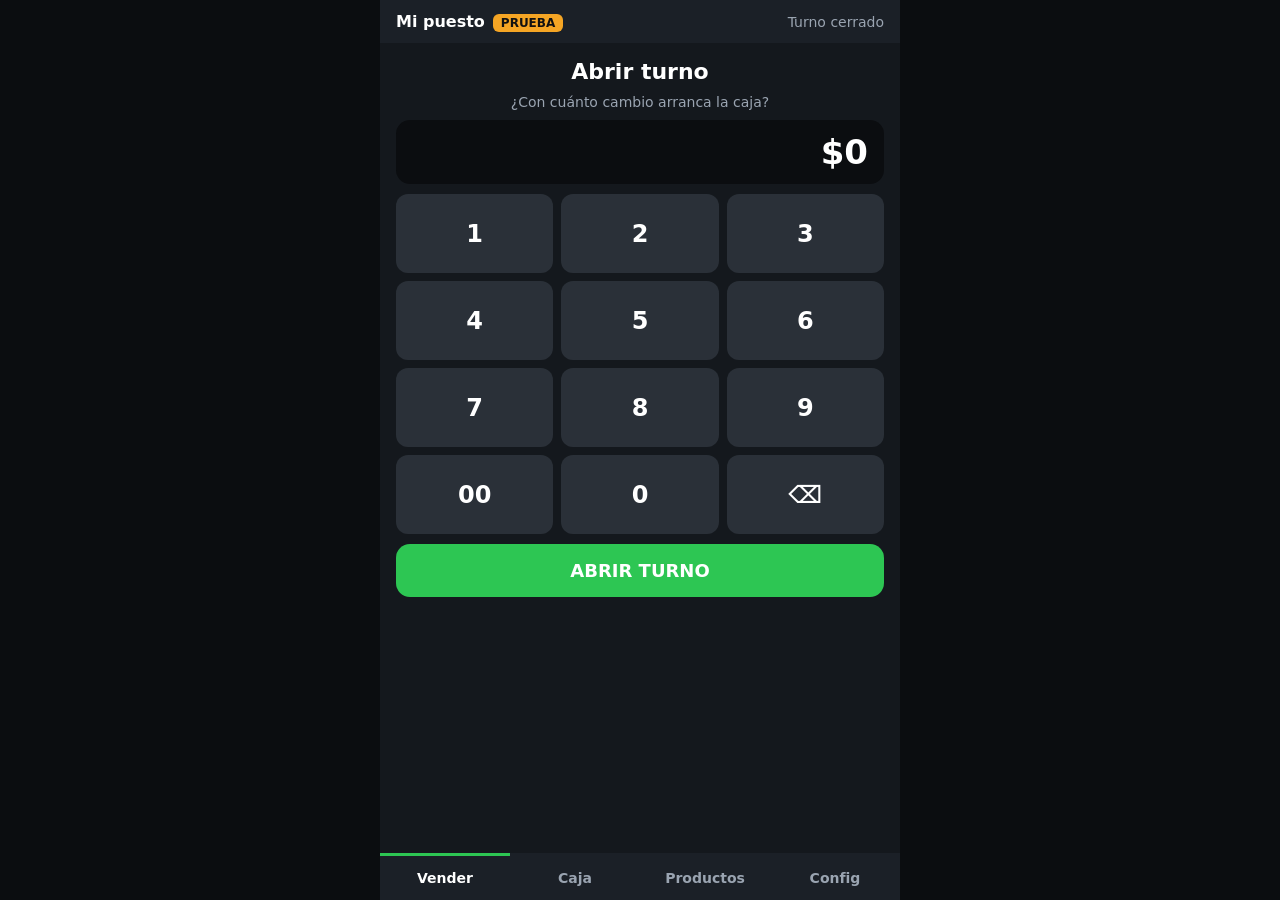
<file: postfood-prueba/index.html>
<!doctype html>
<html lang="es">
  <head>
    <meta charset="utf-8" />
    <meta name="viewport" content="width=device-width,initial-scale=1,viewport-fit=cover,user-scalable=no" />
    <meta name="theme-color" content="#14181d" />
    <title>PostFood</title>
    <script type="module" crossorigin src="./assets/index-nEmZOb9y.js"></script>
    <link rel="stylesheet" crossorigin href="./assets/index-XGTOI5wu.css">
  </head>
  <body>
    <div id="root"></div>
  </body>
</html>
</file>
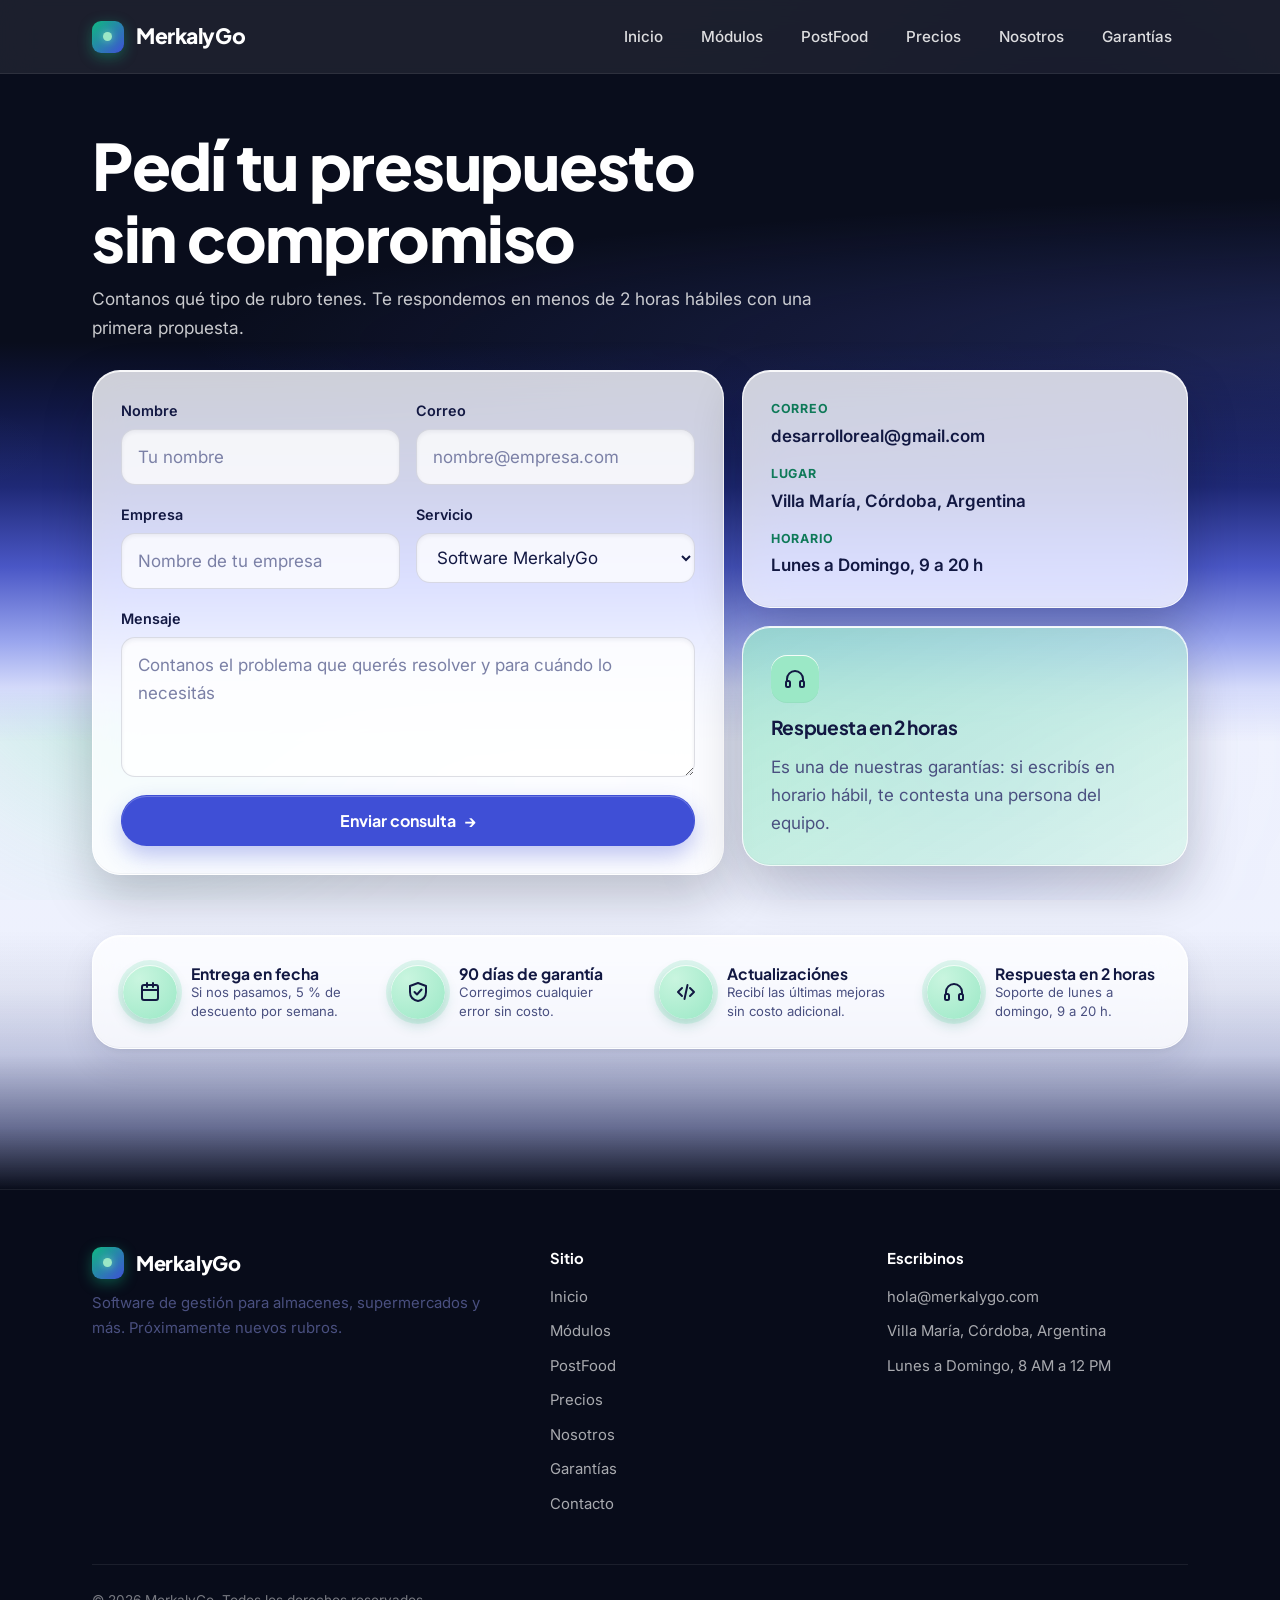
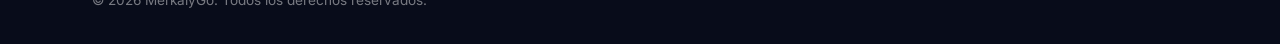
<file: contacto.html>
<!doctype html>
<html lang="es-AR">
<head>
  <meta charset="utf-8">
  <meta name="viewport" content="width=device-width, initial-scale=1, viewport-fit=cover">
  <title>Pedí tu presupuesto | MerkalyGo</title>
  <meta name="description" content="Contanos qué querés construir y recibí una primera propuesta de alcance, plazo y precio cerrado en menos de 2 horas hábiles. Lunes a viernes, de 9 a 19 h.">
  <meta name="robots" content="index, follow, max-image-preview:large, max-snippet:-1, max-video-preview:-1">
  <link rel="canonical" href="https://farosoftware.example/contacto.html">
  <link rel="alternate" hreflang="es-AR" href="https://farosoftware.example/contacto.html">
  <link rel="alternate" hreflang="x-default" href="https://farosoftware.example/contacto.html">
  <meta name="theme-color" content="#090d1c">
  <link rel="icon" href="favicon.svg" type="image/svg+xml">
  <link rel="apple-touch-icon" href="apple-touch-icon.png">

  <!-- Open Graph y X -->
  <meta property="og:type" content="website">
  <meta property="og:site_name" content="Faro Software">
  <meta property="og:locale" content="es_AR">
  <meta property="og:title" content="Pedí tu presupuesto | Faro Software">
  <meta property="og:description" content="Contanos qué querés construir y recibí una primera propuesta de alcance, plazo y precio cerrado en menos de 2 horas hábiles. Lunes a viernes, de 9 a 19 h.">
  <meta property="og:url" content="https://farosoftware.example/contacto.html">
  <meta property="og:image" content="https://farosoftware.example/og-image.png">
  <meta property="og:image:type" content="image/png">
  <meta property="og:image:width" content="1200">
  <meta property="og:image:height" content="630">
  <meta property="og:image:alt" content="MerkalyGo: software para kioscos y supermercados, con garantía escrita">
  <meta name="twitter:card" content="summary_large_image">
  <meta name="twitter:title" content="Pedí tu presupuesto | MerkalyGo">
  <meta name="twitter:description" content="Contanos qué querés construir y recibí una primera propuesta de alcance, plazo y precio cerrado en menos de 2 horas hábiles. Lunes a viernes, de 9 a 20 h.">
  <meta name="twitter:image" content="https://farosoftware.example/og-image.png">
  <meta name="twitter:image:alt" content="MerkalyGo: software para kioscos y supermercados, con garantía escrita">

  <!-- Fuentes -->
  <link rel="preconnect" href="https://fonts.googleapis.com">
  <link rel="preconnect" href="https://fonts.gstatic.com" crossorigin>
  <link rel="stylesheet" href="https://fonts.googleapis.com/css2?family=Inter:wght@400;500;600&family=Plus+Jakarta+Sans:wght@500;600;700;800&display=swap">
  <link rel="stylesheet" href="styles.css">

  <!-- Estructura json-ld y busqueda de asistencia de ia -->
  <script type="application/ld+json">
    {
      "@context": "https://schema.org",
      "@graph": [
        {
          "@type": [
            "Organization",
            "ProfessionalService"
          ],
          "@id": "https://farosoftware.example/#organization",
          "name": "Faro Software",
          "alternateName": "Faro",
          "url": "https://farosoftware.example/",
          "logo": {
            "@type": "ImageObject",
            "url": "https://farosoftware.example/logo.png",
            "width": 512,
            "height": 512
          },
          "image": "https://farosoftware.example/og-image.png",
          "description": "Empresa de desarrollo de software a medida con sede en Buenos Aires. Construye aplicaciones web y móviles, integraciones, automatizaciones y soporte continuo, con precio cerrado, entregas quincenales y garantías por escrito.",
          "slogan": "Software que se entrega en fecha y con garantía escrita",
          "foundingDate": "2019",
          "numberOfEmployees": {
            "@type": "QuantitativeValue",
            "value": 14
          },
          "email": "hola@farosoftware.example",
          "address": {
            "@type": "PostalAddress",
            "addressLocality": "Buenos Aires",
            "addressCountry": "AR"
          },
          "areaServed": {
            "@type": "Country",
            "name": "Argentina"
          },
          "knowsAbout": [
            "Desarrollo de software a medida",
            "Aplicaciones web",
            "Aplicaciones móviles",
            "Integraciones y APIs",
            "Automatización de procesos",
            "Soporte y mantenimiento de software"
          ],
          "openingHoursSpecification": {
            "@type": "OpeningHoursSpecification",
            "dayOfWeek": [
              "Monday",
              "Tuesday",
              "Wednesday",
              "Thursday",
              "Friday"
            ],
            "opens": "09:00",
            "closes": "19:00"
          },
          "contactPoint": {
            "@type": "ContactPoint",
            "contactType": "customer support",
            "email": "hola@farosoftware.example",
            "availableLanguage": [
              "es"
            ],
            "areaServed": "AR"
          },
          "hasOfferCatalog": {
            "@type": "OfferCatalog",
            "name": "Servicios de desarrollo de software",
            "itemListElement": [
              {
                "@type": "Offer",
                "itemOffered": {
                  "@type": "Service",
                  "name": "Aplicaciones web",
                  "url": "https://farosoftware.example/servicios.html#detail-web"
                }
              },
              {
                "@type": "Offer",
                "itemOffered": {
                  "@type": "Service",
                  "name": "Aplicaciones móviles",
                  "url": "https://farosoftware.example/servicios.html#detail-mobile"
                }
              },
              {
                "@type": "Offer",
                "itemOffered": {
                  "@type": "Service",
                  "name": "Integraciones y API",
                  "url": "https://farosoftware.example/servicios.html#detail-integrations"
                }
              },
              {
                "@type": "Offer",
                "itemOffered": {
                  "@type": "Service",
                  "name": "Automatización",
                  "url": "https://farosoftware.example/servicios.html#detail-automation"
                }
              },
              {
                "@type": "Offer",
                "itemOffered": {
                  "@type": "Service",
                  "name": "Datos y reportes",
                  "url": "https://farosoftware.example/servicios.html#detail-data"
                }
              },
              {
                "@type": "Offer",
                "itemOffered": {
                  "@type": "Service",
                  "name": "Soporte y evolución",
                  "url": "https://farosoftware.example/servicios.html#detail-support"
                }
              }
            ]
          }
        },
        {
          "@type": "WebSite",
          "@id": "https://farosoftware.example/#website",
          "url": "https://farosoftware.example/",
          "name": "Faro Software",
          "inLanguage": "es-AR",
          "publisher": {
            "@id": "https://farosoftware.example/#organization"
          }
        },
        {
          "@type": "ContactPage",
          "@id": "https://farosoftware.example/contacto.html#webpage",
          "url": "https://farosoftware.example/contacto.html",
          "name": "Pedí tu presupuesto | Faro Software",
          "description": "Contanos qué querés construir y recibí una primera propuesta de alcance, plazo y precio cerrado en menos de 2 horas hábiles. Lunes a viernes, de 9 a 19 h.",
          "inLanguage": "es-AR",
          "isPartOf": {
            "@id": "https://farosoftware.example/#website"
          },
          "about": {
            "@id": "https://farosoftware.example/#organization"
          },
          "primaryImageOfPage": {
            "@type": "ImageObject",
            "url": "https://farosoftware.example/og-image.png"
          },
          "dateModified": "2026-10-13",
          "mainEntity": {
            "@id": "https://farosoftware.example/#organization"
          },
          "breadcrumb": {
            "@id": "https://farosoftware.example/contacto.html#breadcrumb"
          }
        },
        {
          "@type": "BreadcrumbList",
          "@id": "https://farosoftware.example/contacto.html#breadcrumb",
          "itemListElement": [
            {
              "@type": "ListItem",
              "position": 1,
              "name": "Inicio",
              "item": "https://farosoftware.example/"
            },
            {
              "@type": "ListItem",
              "position": 2,
              "name": "Contacto",
              "item": "https://farosoftware.example/contacto.html"
            }
          ]
        }
      ]
    }
  </script>
</head>
<body>
<div class="orbs-background" aria-hidden="true"><span class="orbs-background__orb orbs-background__orb--indigo"></span><span class="orbs-background__orb orbs-background__orb--mint"></span><span class="orbs-background__orb orbs-background__orb--soft"></span></div>
<header class="site-header" id="main-header">
  <div class="site-header__inner">
    <a class="brand" href="index.html" aria-label="MerkalyGo, ir al inicio">
      <span class="brand__logo" aria-hidden="true"></span>
      <span class="brand__text">MerkalyGo</span>
    </a>
    <button class="nav-toggle" id="nav-toggle" type="button" aria-label="Abrir menú de navegación" aria-expanded="false" aria-controls="main-nav">
      <span class="nav-toggle__bar"></span>
      <span class="nav-toggle__bar"></span>
      <span class="nav-toggle__bar"></span>
    </button>
    <nav class="nav" id="main-nav" aria-label="Principal">
      <a class="nav__link" href="index.html">Inicio</a>
      <a class="nav__link" href="servicios.html">Módulos</a>
      <a class="nav__link" href="postfood.html">PostFood</a>
      <a class="nav__link" href="precios.html">Precios</a>
      <a class="nav__link" href="nosotros.html">Nosotros</a>
      <a class="nav__link" href="garantias.html">Garantías</a>
    </nav>
  </div>
</header>

<main class="content" id="main-content">

<section class="section section--first" id="contact-header">
  <div class="section__header"><h1>Pedí tu presupuesto sin compromiso</h1><p class="section__intro">Contanos qué tipo de rubro tenes. Te respondemos en menos de 2 horas hábiles con una primera propuesta.</p></div>
  <div class="bento-grid">
    <article class="card glass col-7" id="form-card">
      <form class="form" id="contact-form" novalidate>
        <div class="form__row">
          <div class="field"><label class="field__label" for="field-name">Nombre</label><input class="field__input" id="field-name" name="nombre" type="text" placeholder="Tu nombre" autocomplete="name"></div>
          <div class="field"><label class="field__label" for="field-email">Correo</label><input class="field__input" id="field-email" name="correo" type="email" placeholder="nombre@empresa.com" autocomplete="email"></div>
        </div>
        <div class="form__row">
          <div class="field"><label class="field__label" for="field-company">Empresa</label><input class="field__input" id="field-company" name="empresa" type="text" placeholder="Nombre de tu empresa" autocomplete="organization"></div>
          <div class="field"><label class="field__label" for="field-service">Servicio</label>
            <select class="field__input" id="field-service" name="servicio"><option>Software MerkalyGo</option><option>PostFood Android</option><option>PostFood Web</option><option>Soporte y evolución</option><option>Otro</option></select></div>
        </div>
        <div class="field"><label class="field__label" for="field-message">Mensaje</label><textarea class="field__input" id="field-message" name="mensaje" placeholder="Contanos el problema que querés resolver y para cuándo lo necesitás"></textarea></div>
        <button class="button button--primary" type="submit" id="submit-button">Enviar consulta</button>
        <p class="form__notice" id="form-notice" role="status"></p>
      </form>
    </article>
    <div class="contact-column col-5" id="contact-details">
      <article class="card glass">
        <div class="contact-item"><span class="contact-item__label">Correo</span><span class="contact-item__value">desarrolloreal@gmail.com</span></div>
        <div class="contact-item"><span class="contact-item__label">Lugar</span><span class="contact-item__value">Villa María, Córdoba, Argentina</span></div>
        <div class="contact-item"><span class="contact-item__label">Horario</span><span class="contact-item__value">Lunes a Domingo, 9 a 20 h</span></div>
      </article>
      <article class="card card--mint glass">
        <span class="icon-badge icon-badge--mint"><span class="icon icon-support" aria-hidden="true"></span></span>
        <h3>Respuesta en 2 horas</h3><p class="card__text">Es una de nuestras garantías: si escribís en horario hábil, te contesta una persona del equipo.</p>
      </article>
    </div>
  </div>
</section>

<section class="guarantee-strip glass" id="visible-guarantees" aria-label="Nuestras garantías">
  <div class="seal"><span class="seal__medal"><span class="icon icon-calendar" aria-hidden="true"></span></span><div><p class="seal__title">Entrega en fecha</p><p class="seal__detail">Si nos pasamos, 5 % de descuento por semana.</p></div></div>
  <div class="seal"><span class="seal__medal"><span class="icon icon-shield" aria-hidden="true"></span></span><div><p class="seal__title">90 días de garantía</p><p class="seal__detail">Corregimos cualquier error sin costo.</p></div></div>
  <div class="seal"><span class="seal__medal"><span class="icon icon-code" aria-hidden="true"></span></span><div><p class="seal__title">Actualizaciónes</p><p class="seal__detail">Recibí las últimas mejoras sin costo adicional.</p></div></div>
  <div class="seal"><span class="seal__medal"><span class="icon icon-support" aria-hidden="true"></span></span><div><p class="seal__title">Respuesta en 2 horas</p><p class="seal__detail">Soporte de lunes a domingo, 9 a 20 h.</p></div></div>
</section>

</main>

<footer class="site-footer" id="page-footer"></footer>

<script src="footer.js"></script>
<script src="script.js"></script>
</body>
</html>
</file>
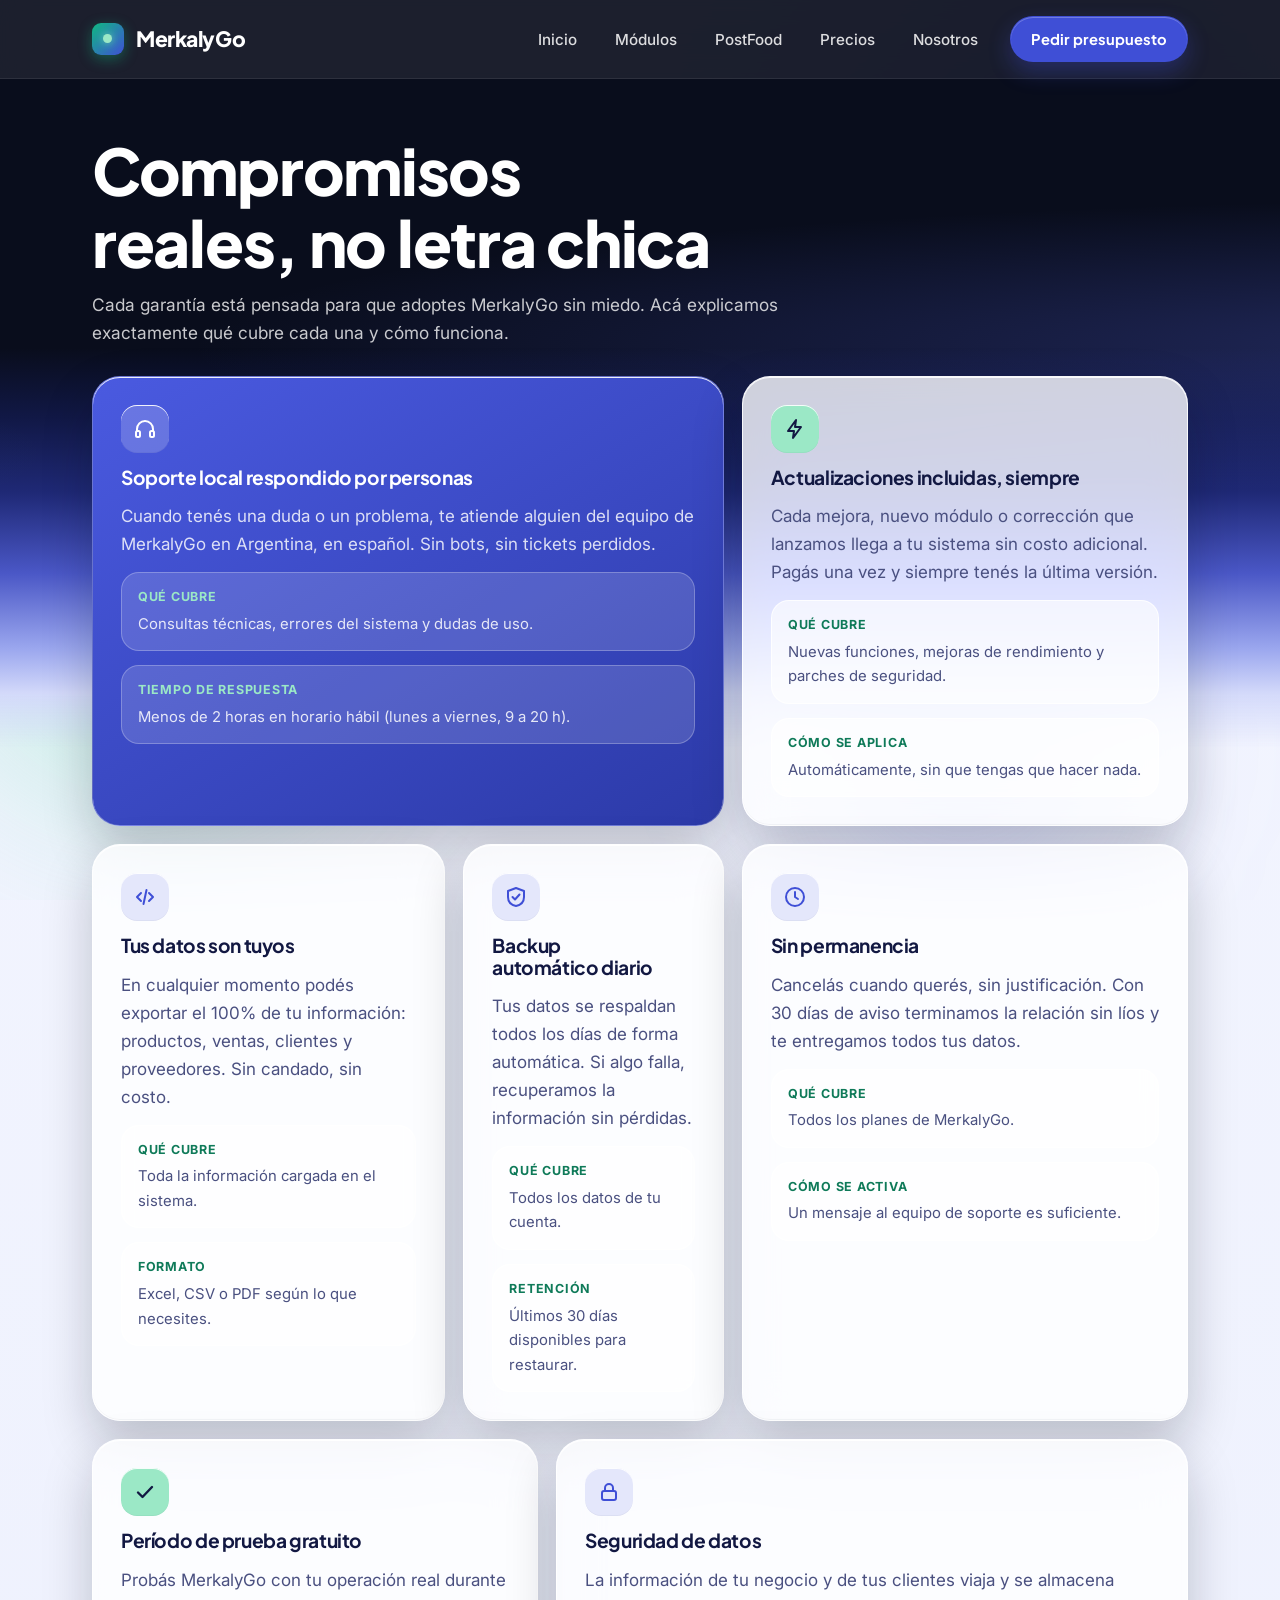
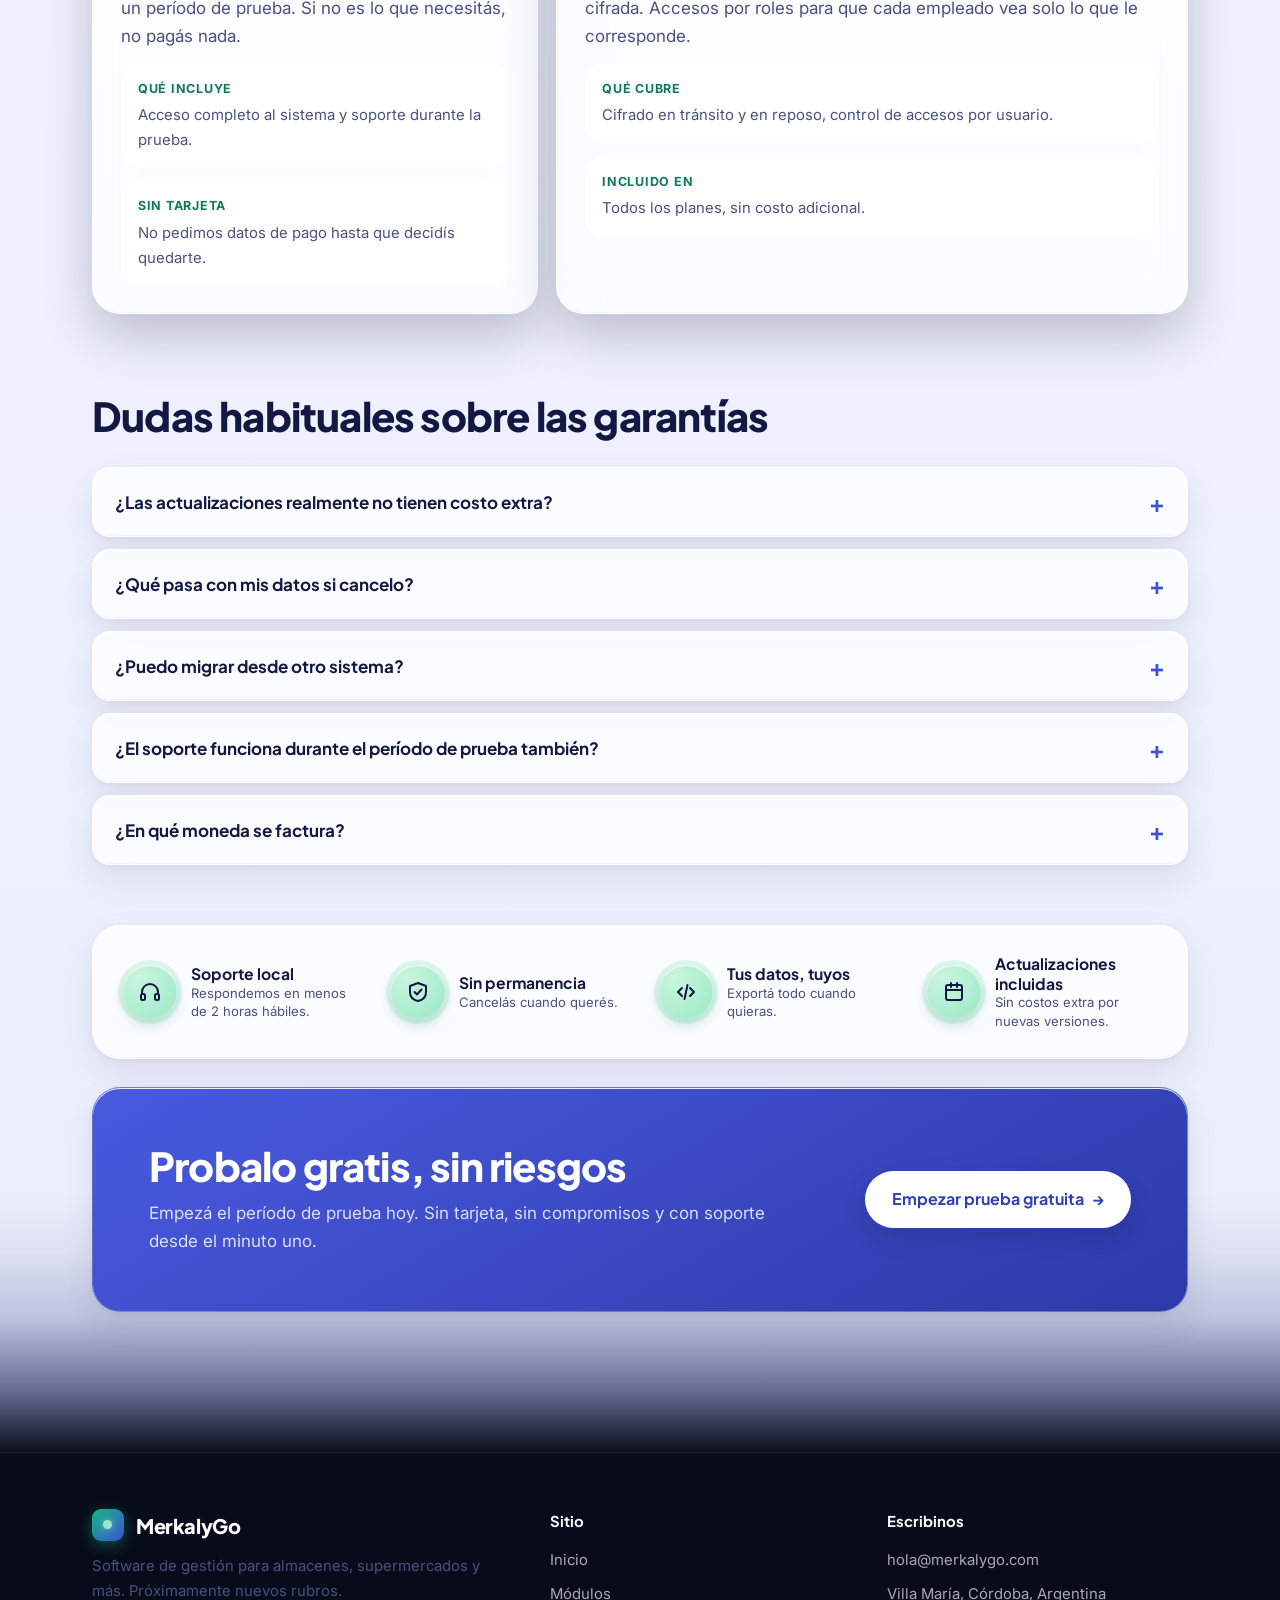
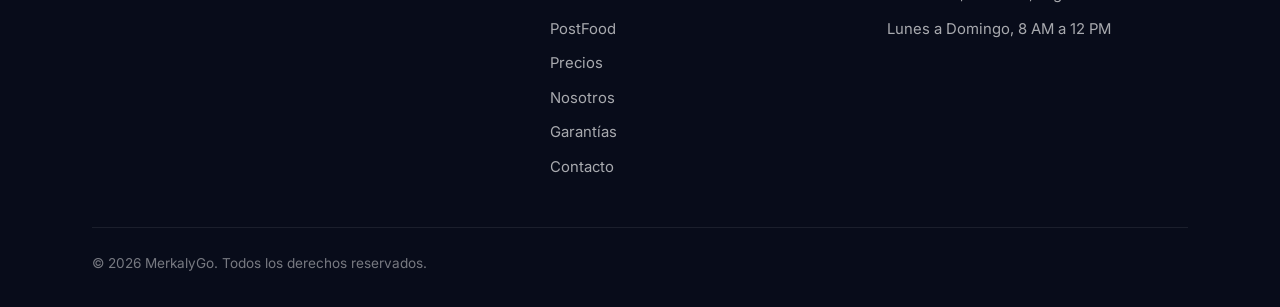
<file: garantias.html>
<!doctype html>
<html lang="es-AR">
<head>
  <meta charset="utf-8">
  <meta name="viewport" content="width=device-width, initial-scale=1, viewport-fit=cover">

  <!-- SEO -->
  <title>Garantías | MerkalyGo</title>
  <meta name="description" content="Soporte local, actualizaciones incluidas, tus datos son tuyos, backup diario y sin permanencia. Así garantizamos que MerkalyGo funcione para tu negocio.">
  <meta name="robots" content="index, follow, max-image-preview:large, max-snippet:-1, max-video-preview:-1">
  <link rel="canonical" href="https://merkalygo.com/garantias.html">

  <!-- Icons -->
  <link rel="icon" href="favicon.svg" type="image/svg+xml">
  <link rel="apple-touch-icon" href="apple-touch-icon.png">

  <!-- Open Graph -->
  <meta property="og:type" content="website">
  <meta property="og:site_name" content="MerkalyGo">
  <meta property="og:locale" content="es_AR">
  <meta property="og:title" content="Garantías | MerkalyGo">
  <meta property="og:description" content="Soporte local, sin permanencia, datos portables y actualizaciones incluidas. Garantías reales para tu comercio.">
  <meta property="og:url" content="https://merkalygo.com/garantias.html">
  <meta property="og:image" content="https://merkalygo.com/og-image.png">

  <!-- Fonts and styles -->
  <link rel="preconnect" href="https://fonts.googleapis.com">
  <link rel="preconnect" href="https://fonts.gstatic.com" crossorigin>
  <link rel="stylesheet" href="https://fonts.googleapis.com/css2?family=Inter:wght@400;500;600&family=Plus+Jakarta+Sans:wght@500;600;700;800&display=swap">
  <link rel="stylesheet" href="styles.css">
</head>
<body>
<div class="orbs-background" aria-hidden="true"><span class="orbs-background__orb orbs-background__orb--indigo"></span><span class="orbs-background__orb orbs-background__orb--mint"></span><span class="orbs-background__orb orbs-background__orb--soft"></span></div>

<header class="site-header" id="main-header">
  <div class="site-header__inner">
    <a class="brand" href="index.html" aria-label="MerkalyGo, ir al inicio">
      <span class="brand__logo" aria-hidden="true"></span>
      <span class="brand__text">MerkalyGo</span>
    </a>
    <button class="nav-toggle" id="nav-toggle" type="button" aria-label="Abrir menú de navegación" aria-expanded="false" aria-controls="main-nav">
      <span class="nav-toggle__bar"></span>
      <span class="nav-toggle__bar"></span>
      <span class="nav-toggle__bar"></span>
    </button>
    <nav class="nav" id="main-nav" aria-label="Principal">
      <a class="nav__link" href="index.html">Inicio</a>
      <a class="nav__link" href="servicios.html">Módulos</a>
      <a class="nav__link" href="postfood.html">PostFood</a>
      <a class="nav__link" href="precios.html">Precios</a>
      <a class="nav__link" href="nosotros.html">Nosotros</a>
      <a class="button button--primary button--small nav__cta" href="contacto.html">Pedir presupuesto</a>
    </nav>
  </div>
</header>

<main class="content" id="main-content">
<section class="section section--first" id="guarantees-header">
  <div class="section__header">
    <h1>Compromisos reales, no letra chica</h1>
    <p class="section__intro">Cada garantía está pensada para que adoptes MerkalyGo sin miedo. Acá explicamos exactamente qué cubre cada una y cómo funciona.</p>
  </div>

  <div class="bento-grid" id="guarantee-details">

    <!-- Soporte local -->
    <article class="card glass card--indigo col-7">
      <span class="icon-badge icon-badge--white"><span class="icon icon-support" aria-hidden="true"></span></span>
      <h3>Soporte local respondido por personas</h3>
      <p class="card__text">Cuando tenés una duda o un problema, te atiende alguien del equipo de MerkalyGo en Argentina, en español. Sin bots, sin tickets perdidos.</p>
      <div class="guarantee__coverage"><strong>Qué cubre</strong><span>Consultas técnicas, errores del sistema y dudas de uso.</span></div>
      <div class="guarantee__coverage"><strong>Tiempo de respuesta</strong><span>Menos de 2 horas en horario hábil (lunes a viernes, 9 a 20 h).</span></div>
    </article>

    <!-- Actualizaciones incluidas -->
    <article class="card glass col-5">
      <span class="icon-badge icon-badge--mint"><span class="icon icon-bolt" aria-hidden="true"></span></span>
      <h3>Actualizaciones incluidas, siempre</h3>
      <p class="card__text">Cada mejora, nuevo módulo o corrección que lanzamos llega a tu sistema sin costo adicional. Pagás una vez y siempre tenés la última versión.</p>
      <div class="guarantee__coverage"><strong>Qué cubre</strong><span>Nuevas funciones, mejoras de rendimiento y parches de seguridad.</span></div>
      <div class="guarantee__coverage"><strong>Cómo se aplica</strong><span>Automáticamente, sin que tengas que hacer nada.</span></div>
    </article>

    <!-- Tus datos son tuyos -->
    <article class="card glass col-4">
      <span class="icon-badge"><span class="icon icon-code" aria-hidden="true"></span></span>
      <h3>Tus datos son tuyos</h3>
      <p class="card__text">En cualquier momento podés exportar el 100% de tu información: productos, ventas, clientes y proveedores. Sin candado, sin costo.</p>
      <div class="guarantee__coverage"><strong>Qué cubre</strong><span>Toda la información cargada en el sistema.</span></div>
      <div class="guarantee__coverage"><strong>Formato</strong><span>Excel, CSV o PDF según lo que necesites.</span></div>
    </article>

    <!-- Backup automático -->
    <article class="card glass col-3">
      <span class="icon-badge"><span class="icon icon-shield" aria-hidden="true"></span></span>
      <h3>Backup automático diario</h3>
      <p class="card__text">Tus datos se respaldan todos los días de forma automática. Si algo falla, recuperamos la información sin pérdidas.</p>
      <div class="guarantee__coverage"><strong>Qué cubre</strong><span>Todos los datos de tu cuenta.</span></div>
      <div class="guarantee__coverage"><strong>Retención</strong><span>Últimos 30 días disponibles para restaurar.</span></div>
    </article>

    <!-- Sin permanencia -->
    <article class="card glass col-5">
      <span class="icon-badge"><span class="icon icon-clock" aria-hidden="true"></span></span>
      <h3>Sin permanencia</h3>
      <p class="card__text">Cancelás cuando querés, sin justificación. Con 30 días de aviso terminamos la relación sin líos y te entregamos todos tus datos.</p>
      <div class="guarantee__coverage"><strong>Qué cubre</strong><span>Todos los planes de MerkalyGo.</span></div>
      <div class="guarantee__coverage"><strong>Cómo se activa</strong><span>Un mensaje al equipo de soporte es suficiente.</span></div>
    </article>

    <!-- Período de prueba -->
    <article class="card glass col-5">
      <span class="icon-badge icon-badge--mint"><span class="icon icon-check" aria-hidden="true"></span></span>
      <h3>Período de prueba gratuito</h3>
      <p class="card__text">Probás MerkalyGo con tu operación real durante un período de prueba. Si no es lo que necesitás, no pagás nada.</p>
      <div class="guarantee__coverage"><strong>Qué incluye</strong><span>Acceso completo al sistema y soporte durante la prueba.</span></div>
      <div class="guarantee__coverage"><strong>Sin tarjeta</strong><span>No pedimos datos de pago hasta que decidís quedarte.</span></div>
    </article>

    <!-- Seguridad de datos -->
    <article class="card glass col-7">
      <span class="icon-badge"><span class="icon icon-lock" aria-hidden="true"></span></span>
      <h3>Seguridad de datos</h3>
      <p class="card__text">La información de tu negocio y de tus clientes viaja y se almacena cifrada. Accesos por roles para que cada empleado vea solo lo que le corresponde.</p>
      <div class="guarantee__coverage"><strong>Qué cubre</strong><span>Cifrado en tránsito y en reposo, control de accesos por usuario.</span></div>
      <div class="guarantee__coverage"><strong>Incluido en</strong><span>Todos los planes, sin costo adicional.</span></div>
    </article>

  </div>
</section>

<section class="section" id="faq">
  <div class="section__header"><h2>Dudas habituales sobre las garantías</h2></div>
  <div class="faq-list">
    <details class="faq-item glass">
      <summary>¿Las actualizaciones realmente no tienen costo extra?</summary>
      <p>Sí. Todo lo que lanzamos — nuevos módulos, mejoras de interfaz, correcciones — está incluido en tu plan actual sin ningún cargo adicional.</p>
    </details>
    <details class="faq-item glass">
      <summary>¿Qué pasa con mis datos si cancelo?</summary>
      <p>Te enviamos un archivo completo con toda tu información antes de cerrar tu cuenta. Nada se elimina hasta que vos lo confirmás.</p>
    </details>
    <details class="faq-item glass">
      <summary>¿Puedo migrar desde otro sistema?</summary>
      <p>Sí. El equipo de onboarding te ayuda a importar productos, precios y clientes desde Excel o desde otros sistemas. Sin costo adicional.</p>
    </details>
    <details class="faq-item glass">
      <summary>¿El soporte funciona durante el período de prueba también?</summary>
      <p>Sí, desde el primer día tenés acceso al mismo soporte que los clientes activos. Queremos que la prueba sea real.</p>
    </details>
    <details class="faq-item glass">
      <summary>¿En qué moneda se factura?</summary>
      <p>Facturamos en pesos argentinos con factura electrónica A o B, según corresponda.</p>
    </details>
  </div>
</section>

<section class="guarantee-strip glass" id="visible-guarantees" aria-label="Nuestras garantías">
  <div class="seal"><span class="seal__medal"><span class="icon icon-support" aria-hidden="true"></span></span><div><p class="seal__title">Soporte local</p><p class="seal__detail">Respondemos en menos de 2 horas hábiles.</p></div></div>
  <div class="seal"><span class="seal__medal"><span class="icon icon-shield" aria-hidden="true"></span></span><div><p class="seal__title">Sin permanencia</p><p class="seal__detail">Cancelás cuando querés.</p></div></div>
  <div class="seal"><span class="seal__medal"><span class="icon icon-code" aria-hidden="true"></span></span><div><p class="seal__title">Tus datos, tuyos</p><p class="seal__detail">Exportá todo cuando quieras.</p></div></div>
  <div class="seal"><span class="seal__medal"><span class="icon icon-calendar" aria-hidden="true"></span></span><div><p class="seal__title">Actualizaciones incluidas</p><p class="seal__detail">Sin costos extra por nuevas versiones.</p></div></div>
</section>

<section class="final-cta card--indigo glass" id="final-cta">
  <div class="final-cta__text"><h2>Probalo gratis, sin riesgos</h2><p class="card__text">Empezá el período de prueba hoy. Sin tarjeta, sin compromisos y con soporte desde el minuto uno.</p></div>
  <a class="button button--white" href="contacto.html">Empezar prueba gratuita</a>
</section>

</main>

<footer class="site-footer" id="page-footer"></footer>

<script src="footer.js"></script>
<script src="script.js"></script>
</body>
</html>
</file>
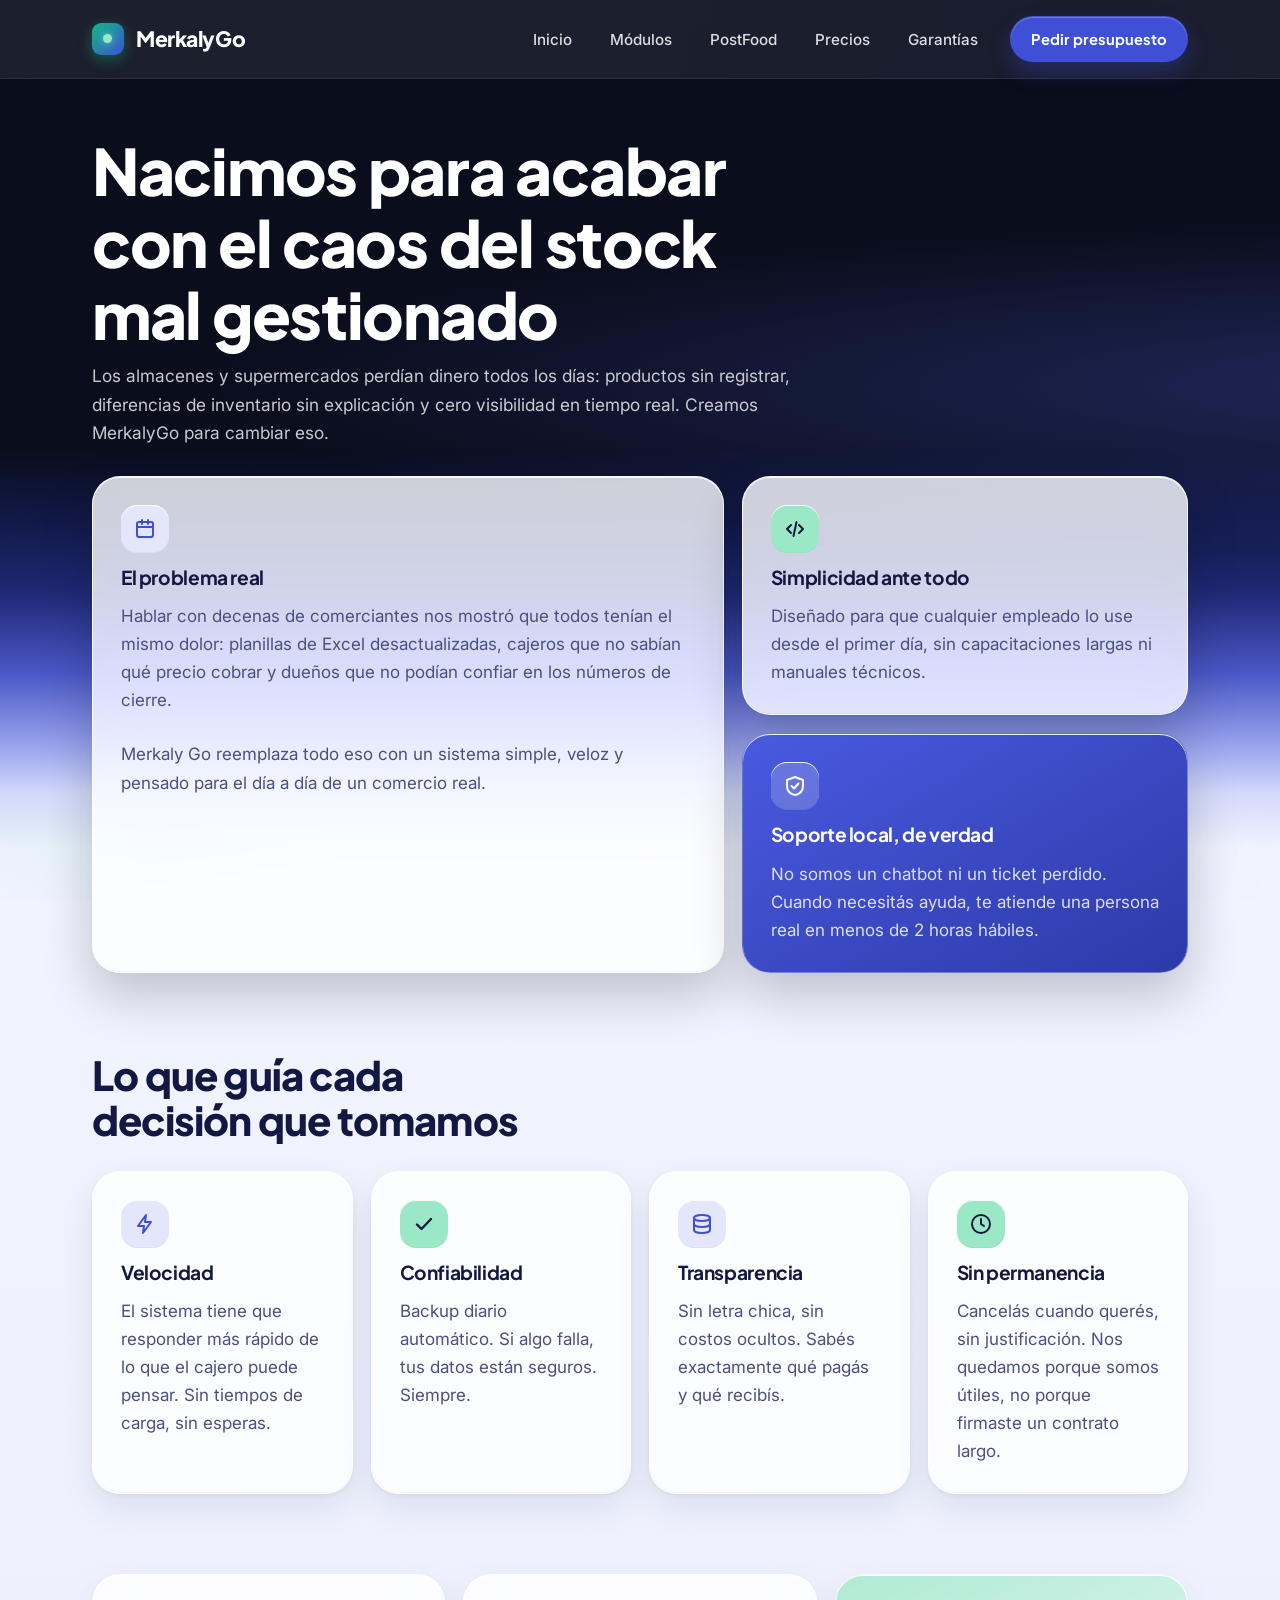
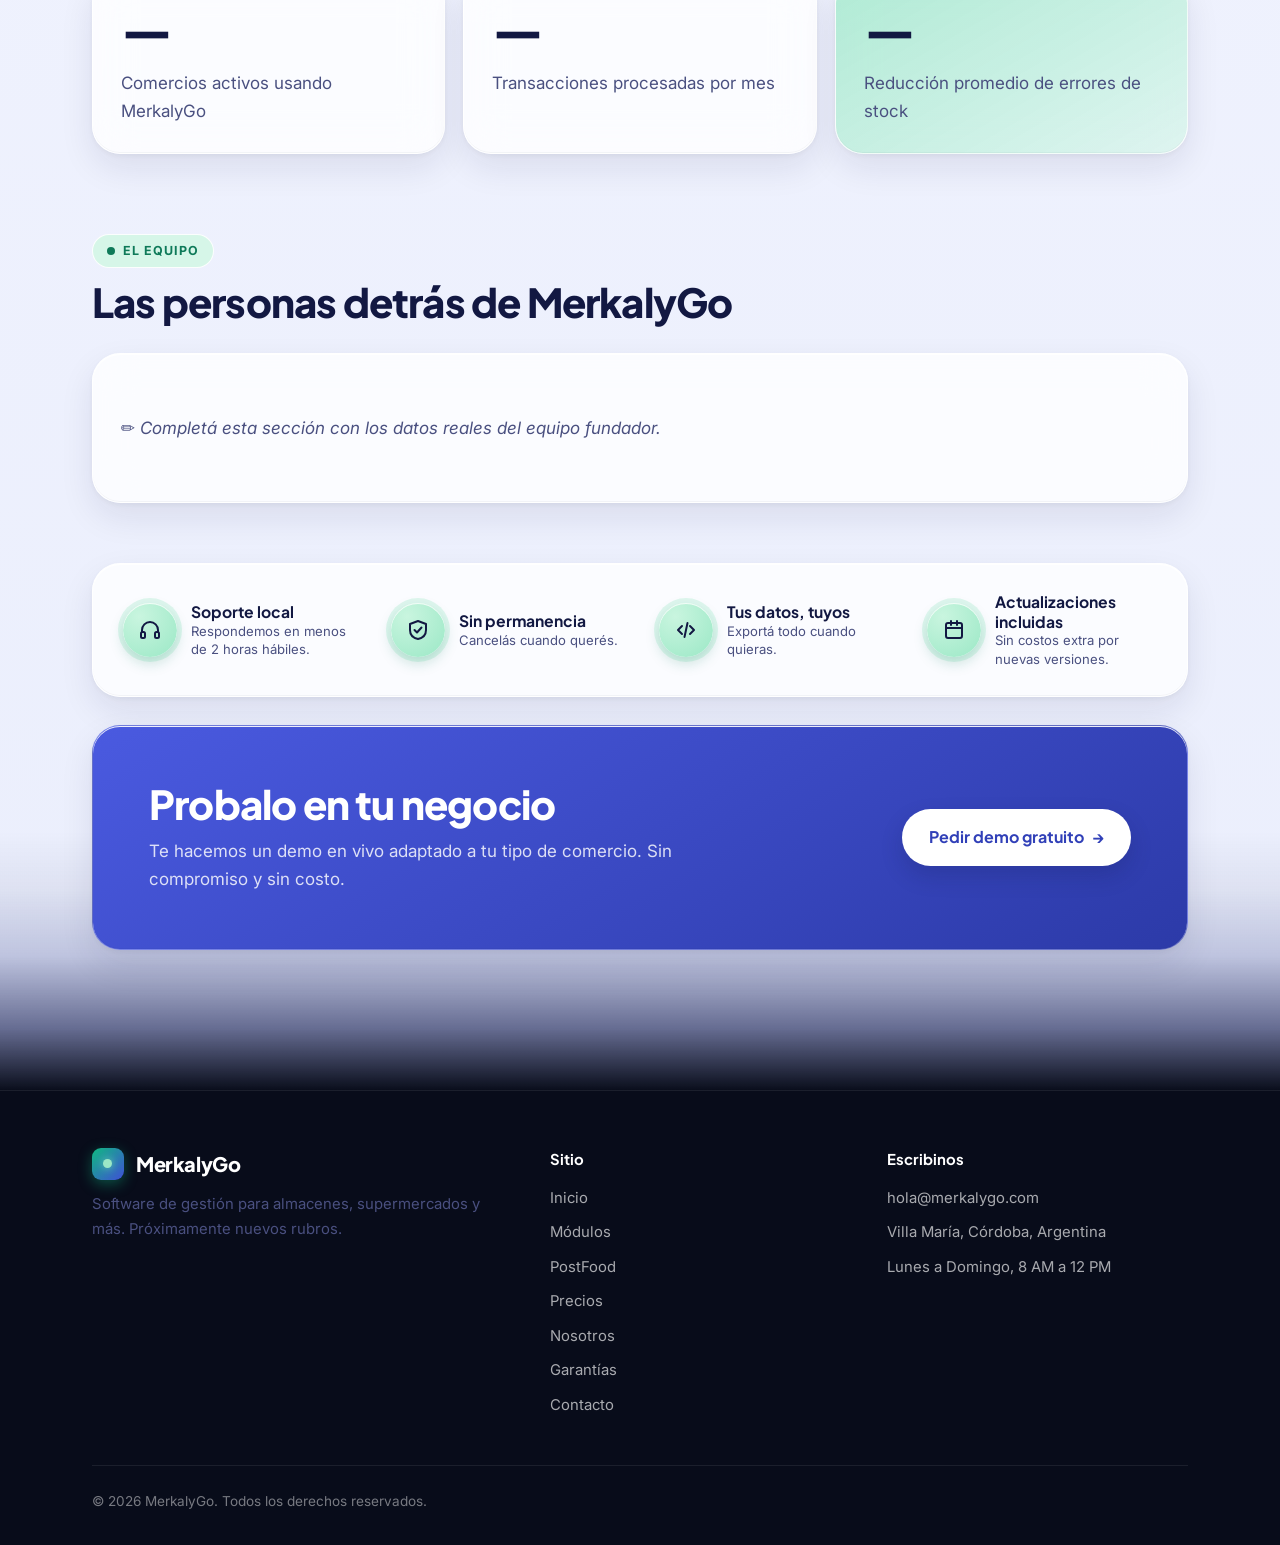
<file: nosotros.html>
<!doctype html>
<html lang="es-AR">
<head>
  <meta charset="utf-8">
  <meta name="viewport" content="width=device-width, initial-scale=1, viewport-fit=cover">

  <!-- SEO -->
  <title>¿Por qué MerkalyGo? | Nuestra historia</title>
  <meta name="description" content="MerkalyGo nació para resolver el caos del stock mal registrado en almacenes y supermercados. Conocé el problema que resolvemos y el equipo detrás del producto.">
  <meta name="robots" content="index, follow, max-image-preview:large, max-snippet:-1, max-video-preview:-1">
  <link rel="canonical" href="https://MerkalyGo.com/nosotros.html">

  <!-- Icons -->
  <link rel="icon" href="favicon.svg" type="image/svg+xml">
  <link rel="apple-touch-icon" href="apple-touch-icon.png">

  <!-- Open Graph -->
  <meta property="og:type" content="website">
  <meta property="og:site_name" content="MerkalyGo">
  <meta property="og:locale" content="es_AR">
  <meta property="og:title" content="¿Por qué MerkalyGo? | Nuestra historia">
  <meta property="og:description" content="MerkalyGo nació para resolver el caos del stock mal registrado en almacenes y supermercados.">
  <meta property="og:url" content="https://MerkalyGo.com/nosotros.html">
  <meta property="og:image" content="https://MerkalyGo.com/og-image.png">

  <!-- Fonts and styles -->
  <link rel="preconnect" href="https://fonts.googleapis.com">
  <link rel="preconnect" href="https://fonts.gstatic.com" crossorigin>
  <link rel="stylesheet" href="https://fonts.googleapis.com/css2?family=Inter:wght@400;500;600&family=Plus+Jakarta+Sans:wght@500;600;700;800&display=swap">
  <link rel="stylesheet" href="styles.css">
</head>
<body>
<div class="orbs-background" aria-hidden="true"><span class="orbs-background__orb orbs-background__orb--indigo"></span><span class="orbs-background__orb orbs-background__orb--mint"></span><span class="orbs-background__orb orbs-background__orb--soft"></span></div>

<header class="site-header" id="main-header">
  <div class="site-header__inner">
    <a class="brand" href="index.html" aria-label="MerkalyGo, ir al inicio">
      <span class="brand__logo" aria-hidden="true"></span>
      <span class="brand__text">MerkalyGo</span>
    </a>
    <button class="nav-toggle" id="nav-toggle" type="button" aria-label="Abrir menú de navegación" aria-expanded="false" aria-controls="main-nav">
      <span class="nav-toggle__bar"></span>
      <span class="nav-toggle__bar"></span>
      <span class="nav-toggle__bar"></span>
    </button>
    <nav class="nav" id="main-nav" aria-label="Principal">
      <a class="nav__link" href="index.html">Inicio</a>
      <a class="nav__link" href="servicios.html">Módulos</a>
      <a class="nav__link" href="postfood.html">PostFood</a>
      <a class="nav__link" href="precios.html">Precios</a>
      <a class="nav__link" href="garantias.html">Garantías</a>
      <a class="button button--primary button--small nav__cta" href="contacto.html">Pedir presupuesto</a>
    </nav>
  </div>
</header>

<main class="content" id="main-content">

<section class="section section--first" id="problema">
  <div class="section__header">
    <h1>Nacimos para acabar con el caos del stock mal gestionado</h1>
    <p class="section__intro">Los almacenes y supermercados perdían dinero todos los días: productos sin registrar, diferencias de inventario sin explicación y cero visibilidad en tiempo real. Creamos MerkalyGo para cambiar eso.</p>
  </div>
  <div class="bento-grid" id="values">
    <article class="card glass col-7 row-2">
      <span class="icon-badge"><span class="icon icon-calendar" aria-hidden="true"></span></span>
      <h3>El problema real</h3>
      <p class="card__text">Hablar con decenas de comerciantes nos mostró que todos tenían el mismo dolor: planillas de Excel desactualizadas, cajeros que no sabían qué precio cobrar y dueños que no podían confiar en los números de cierre.</p>
      <p class="card__text" style="margin-top:0.75rem">Merkaly Go reemplaza todo eso con un sistema simple, veloz y pensado para el día a día de un comercio real.</p>
    </article>
    <article class="card glass col-5">
      <span class="icon-badge icon-badge--mint"><span class="icon icon-code" aria-hidden="true"></span></span>
      <h3>Simplicidad ante todo</h3>
      <p class="card__text">Diseñado para que cualquier empleado lo use desde el primer día, sin capacitaciones largas ni manuales técnicos.</p>
    </article>
    <article class="card card--indigo glass col-5">
      <span class="icon-badge icon-badge--white"><span class="icon icon-shield" aria-hidden="true"></span></span>
      <h3>Soporte local, de verdad</h3>
      <p class="card__text">No somos un chatbot ni un ticket perdido. Cuando necesitás ayuda, te atiende una persona real en menos de 2 horas hábiles.</p>
    </article>
  </div>
</section>

<section class="section" id="pilares">
  <div class="section__header">
    <h2>Lo que guía cada decisión que tomamos</h2>
  </div>
  <div class="bento-grid">
    <article class="card glass col-3">
      <span class="icon-badge"><span class="icon icon-bolt" aria-hidden="true"></span></span>
      <h3>Velocidad</h3>
      <p class="card__text">El sistema tiene que responder más rápido de lo que el cajero puede pensar. Sin tiempos de carga, sin esperas.</p>
    </article>
    <article class="card glass col-3">
      <span class="icon-badge icon-badge--mint"><span class="icon icon-check" aria-hidden="true"></span></span>
      <h3>Confiabilidad</h3>
      <p class="card__text">Backup diario automático. Si algo falla, tus datos están seguros. Siempre.</p>
    </article>
    <article class="card glass col-3">
      <span class="icon-badge"><span class="icon icon-data" aria-hidden="true"></span></span>
      <h3>Transparencia</h3>
      <p class="card__text">Sin letra chica, sin costos ocultos. Sabés exactamente qué pagás y qué recibís.</p>
    </article>
    <article class="card glass col-3">
      <span class="icon-badge icon-badge--mint"><span class="icon icon-clock" aria-hidden="true"></span></span>
      <h3>Sin permanencia</h3>
      <p class="card__text">Cancelás cuando querés, sin justificación. Nos quedamos porque somos útiles, no porque firmaste un contrato largo.</p>
    </article>
  </div>
</section>

<!-- ESTADÍSTICAS (completar con datos reales) -->
<section class="section" id="stats">
  <div class="bento-grid">
    <article class="card glass col-4">
      <span class="stat__number">—</span>
      <p class="card__text">Comercios activos usando MerkalyGo</p>
    </article>
    <article class="card glass col-4">
      <span class="stat__number">—</span>
      <p class="card__text">Transacciones procesadas por mes</p>
    </article>
    <article class="card card--mint glass col-4">
      <span class="stat__number">—</span>
      <p class="card__text">Reducción promedio de errores de stock</p>
    </article>
  </div>
</section>

<!-- ═══════════════════════════════════════════════════
     EQUIPO (completar con datos reales)
════════════════════════════════════════════════════ -->
<section class="section" id="team">
  <div class="section__header">
    <span class="eyebrow">El equipo</span>
    <h2>Las personas detrás de MerkalyGo</h2>
  </div>
  <div class="bento-grid">
    <article class="card glass person col-12">
      <p class="card__text" style="text-align:center;padding:2rem 0">✏️ <em>Completá esta sección con los datos reales del equipo fundador.</em></p>
    </article>
  </div>
</section>

<section class="guarantee-strip glass" id="visible-guarantees" aria-label="Nuestras garantías">
  <div class="seal"><span class="seal__medal"><span class="icon icon-support" aria-hidden="true"></span></span><div><p class="seal__title">Soporte local</p><p class="seal__detail">Respondemos en menos de 2 horas hábiles.</p></div></div>
  <div class="seal"><span class="seal__medal"><span class="icon icon-shield" aria-hidden="true"></span></span><div><p class="seal__title">Sin permanencia</p><p class="seal__detail">Cancelás cuando querés.</p></div></div>
  <div class="seal"><span class="seal__medal"><span class="icon icon-code" aria-hidden="true"></span></span><div><p class="seal__title">Tus datos, tuyos</p><p class="seal__detail">Exportá todo cuando quieras.</p></div></div>
  <div class="seal"><span class="seal__medal"><span class="icon icon-calendar" aria-hidden="true"></span></span><div><p class="seal__title">Actualizaciones incluidas</p><p class="seal__detail">Sin costos extra por nuevas versiones.</p></div></div>
</section>

<section class="final-cta card--indigo glass" id="final-cta">
  <div class="final-cta__text"><h2>Probalo en tu negocio</h2><p class="card__text">Te hacemos un demo en vivo adaptado a tu tipo de comercio. Sin compromiso y sin costo.</p></div>
  <a class="button button--white" href="contacto.html">Pedir demo gratuito</a>
</section>

</main>

<footer class="site-footer" id="page-footer"></footer>

<script src="footer.js"></script>
<script src="script.js"></script>
</body>
</html>
</file>
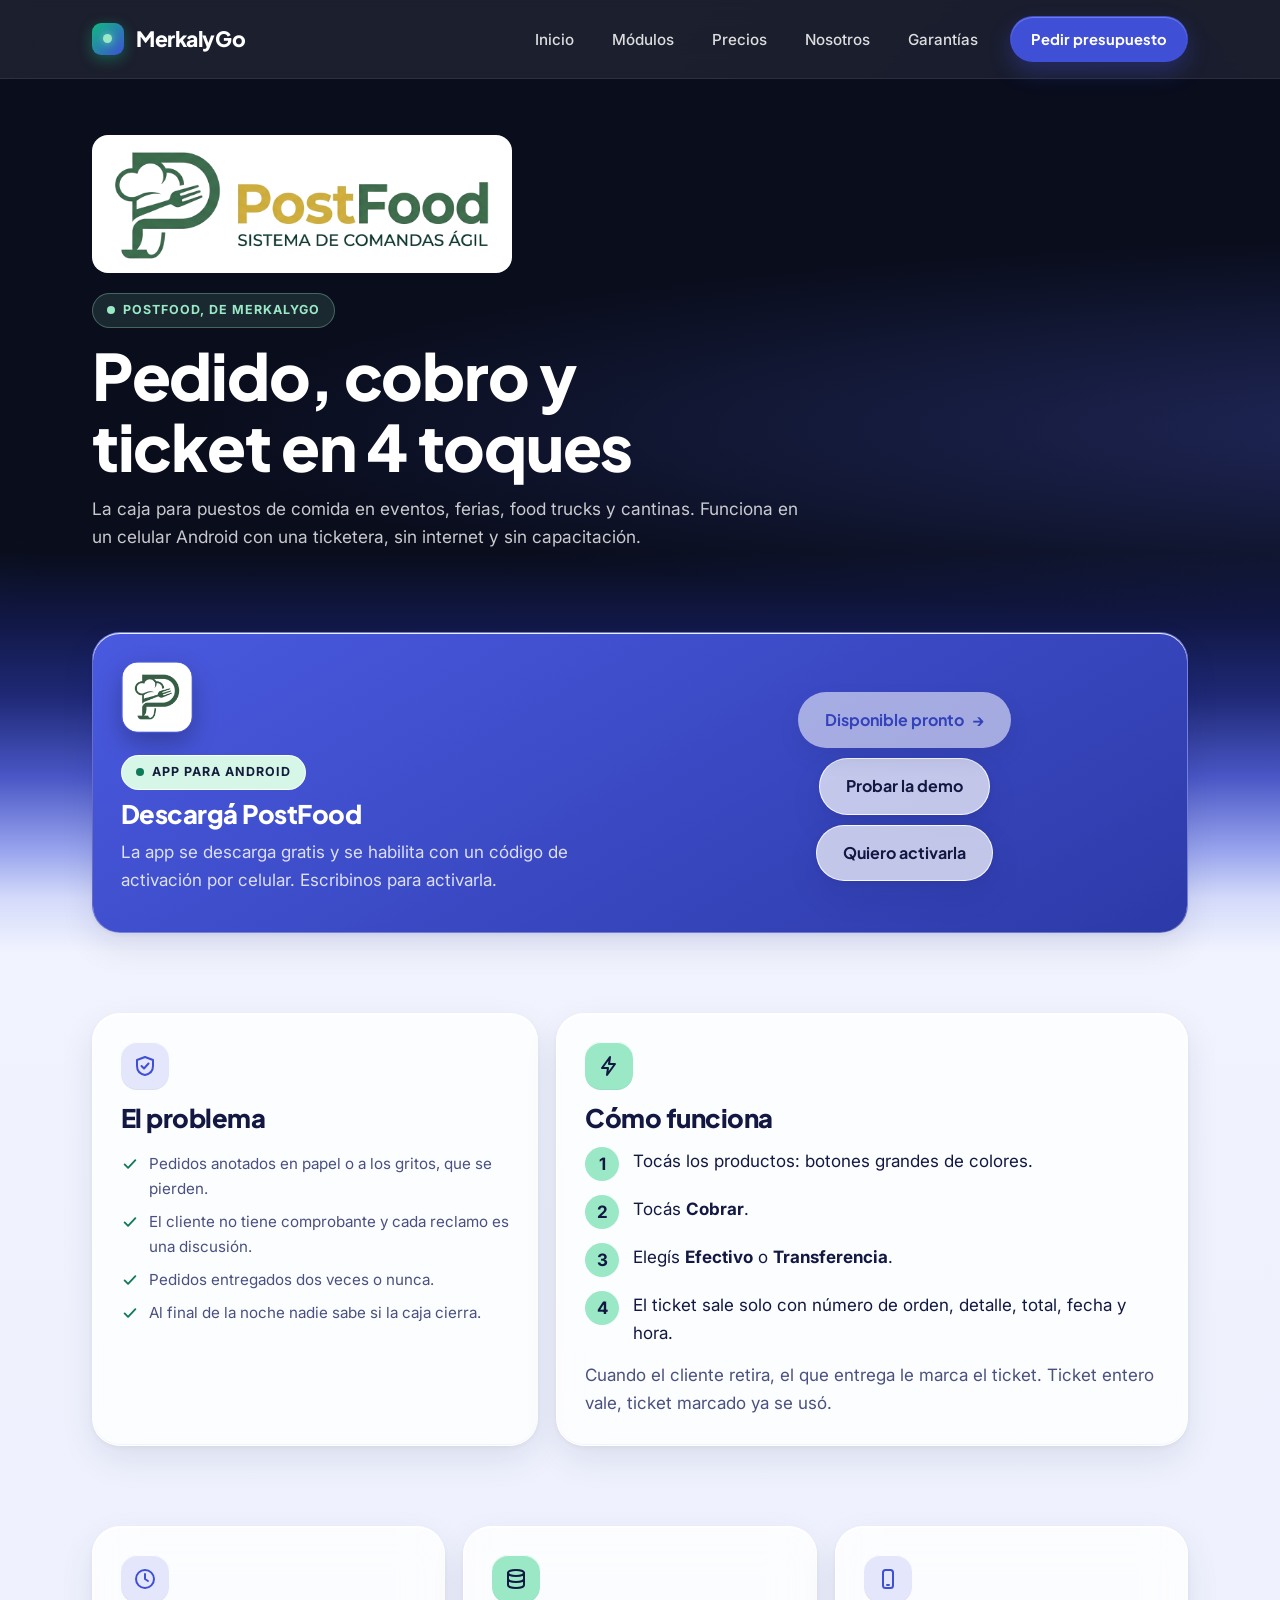
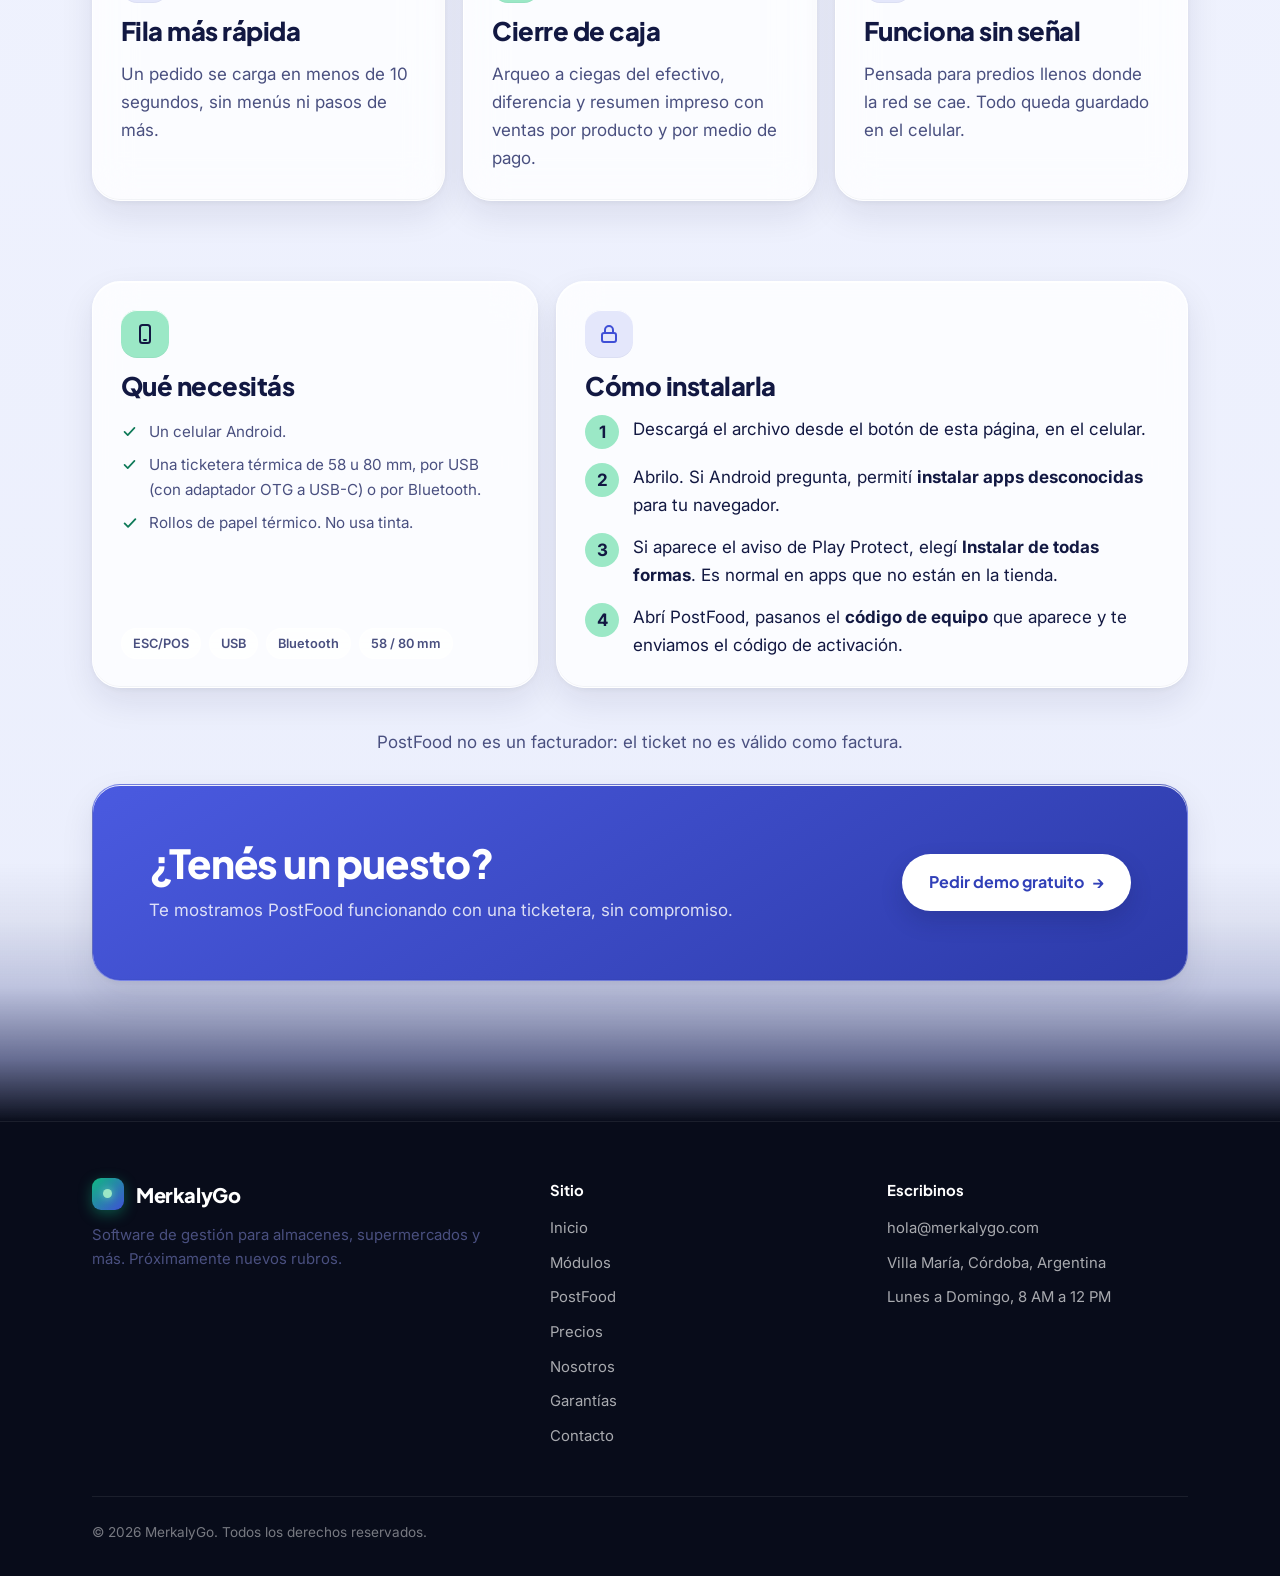
<file: postfood.html>
<!doctype html>
<html lang="es-AR">
<head>
  <meta charset="utf-8">
  <meta name="viewport" content="width=device-width, initial-scale=1, viewport-fit=cover">

  <!-- SEO -->
  <title>PostFood: caja y tickets para puestos de comida | MerkalyGo</title>
  <meta name="description" content="PostFood, de MerkalyGo: tomá el pedido, cobrá y entregá el ticket numerado en 4 toques. Para puestos de comida en eventos, ferias y food trucks. Funciona sin internet.">
  <meta name="robots" content="index, follow, max-image-preview:large, max-snippet:-1, max-video-preview:-1">
  <link rel="canonical" href="https://merkalygo.com/postfood.html">

  <!-- Icons -->
  <link rel="icon" href="favicon.svg" type="image/svg+xml">
  <link rel="apple-touch-icon" href="apple-touch-icon.png">

  <!-- Open Graph -->
  <meta property="og:type" content="website">
  <meta property="og:site_name" content="MerkalyGo">
  <meta property="og:locale" content="es_AR">
  <meta property="og:title" content="PostFood: caja y tickets para puestos de comida | MerkalyGo">
  <meta property="og:description" content="Pedido, cobro y ticket numerado en 4 toques. Funciona sin internet, con ticketera USB o Bluetooth.">
  <meta property="og:url" content="https://merkalygo.com/postfood.html">
  <meta property="og:image" content="https://merkalygo.com/og-image.png">

  <!-- Fonts and styles -->
  <link rel="preconnect" href="https://fonts.googleapis.com">
  <link rel="preconnect" href="https://fonts.gstatic.com" crossorigin>
  <link rel="stylesheet" href="https://fonts.googleapis.com/css2?family=Inter:wght@400;500;600&family=Plus+Jakarta+Sans:wght@500;600;700;800&display=swap">
  <link rel="stylesheet" href="styles.css">
  <style>
    .pf-steps { counter-reset: pf; list-style: none; padding: 0; margin: 0; display: grid; gap: 14px; }
    .pf-steps li { counter-increment: pf; display: flex; gap: 14px; align-items: flex-start; }
    .pf-steps li::before { content: counter(pf); flex: none; width: 34px; height: 34px; border-radius: 50%; display: grid; place-items: center; font-weight: 700; background: var(--mint); color: var(--midnight); }
    .pf-download { display: flex; flex-wrap: wrap; gap: 12px; align-items: center; margin-top: 8px; }
    .pf-download .button[aria-disabled="true"] { opacity: .55; pointer-events: none; }
    .pf-version { font-size: .92rem; }
    /* El logo está pensado sobre blanco: se le da su propio fondo para que se lea también en modo oscuro. */
    .pf-logo { width: min(100%, 420px); height: auto; margin-bottom: 8px; background: #fff; border-radius: 16px; padding: 12px 18px; box-sizing: border-box; }
    .pf-icon { width: 72px; height: 72px; border-radius: 18px; box-shadow: 0 10px 24px rgba(0,0,0,.25); margin-bottom: 12px; }
  </style>
</head>
<body>
<div class="orbs-background" aria-hidden="true"><span class="orbs-background__orb orbs-background__orb--indigo"></span><span class="orbs-background__orb orbs-background__orb--mint"></span><span class="orbs-background__orb orbs-background__orb--soft"></span></div>

<header class="site-header" id="main-header">
  <div class="site-header__inner">
    <a class="brand" href="index.html" aria-label="MerkalyGo, ir al inicio">
      <span class="brand__logo" aria-hidden="true"></span>
      <span class="brand__text">MerkalyGo</span>
    </a>
    <button class="nav-toggle" id="nav-toggle" type="button" aria-label="Abrir menú de navegación" aria-expanded="false" aria-controls="main-nav">
      <span class="nav-toggle__bar"></span>
      <span class="nav-toggle__bar"></span>
      <span class="nav-toggle__bar"></span>
    </button>
    <nav class="nav" id="main-nav" aria-label="Principal">
      <a class="nav__link" href="index.html">Inicio</a>
      <a class="nav__link" href="servicios.html">Módulos</a>
      <a class="nav__link" href="precios.html">Precios</a>
      <a class="nav__link" href="nosotros.html">Nosotros</a>
      <a class="nav__link" href="garantias.html">Garantías</a>
      <a class="button button--primary button--small nav__cta" href="contacto.html">Pedir presupuesto</a>
    </nav>
  </div>
</header>

<main class="content" id="main-content">

<!-- INTRO -->
<section class="section section--first" id="postfood-header">
  <div class="section__header">
    <img class="pf-logo" src="postfood-logo.png" alt="PostFood, sistema de comandas ágil" width="1080" height="320">
    <span class="eyebrow">PostFood, de MerkalyGo</span>
    <h1>Pedido, cobro y ticket en 4 toques</h1>
    <p class="section__intro">La caja para puestos de comida en eventos, ferias, food trucks y cantinas. Funciona en un celular Android con una ticketera, sin internet y sin capacitación.</p>
  </div>
</section>

<!-- DESCARGA -->
<section class="section" id="descarga">
  <div class="bento-grid">
    <article class="card card--indigo glass col-12">
      <div class="card__row">
        <div>
          <img class="pf-icon" src="postfood-icon.png" alt="" width="512" height="512">
          <span class="eyebrow" style="color:rgba(20, 30, 60, 1)">App para Android</span>
          <h2 class="card-title">Descargá PostFood</h2>
          <p class="card__text">La app se descarga gratis y se habilita con un código de activación por celular. Escribinos para activarla.</p>
          <p class="card__text pf-version" id="pf-version"></p>
        </div>
        <div class="pf-download">
          <a class="button button--white" id="pf-download" href="#" aria-disabled="true">Disponible pronto</a>
          <a class="button button--secondary" href="postfood-prueba/" target="_blank" rel="noopener">Probar la demo</a>
          <a class="button button--secondary" href="contacto.html">Quiero activarla</a>
        </div>
      </div>
    </article>
  </div>
</section>

<!-- PROBLEMA Y SOLUCIÓN -->
<section class="section" id="como-funciona">
  <div class="bento-grid">
    <article class="card glass col-5">
      <span class="icon-badge"><span class="icon icon-shield" aria-hidden="true"></span></span>
      <h2 class="card-title">El problema</h2>
      <ul class="service__list">
        <li><span class="icon icon-check" aria-hidden="true"></span><span>Pedidos anotados en papel o a los gritos, que se pierden.</span></li>
        <li><span class="icon icon-check" aria-hidden="true"></span><span>El cliente no tiene comprobante y cada reclamo es una discusión.</span></li>
        <li><span class="icon icon-check" aria-hidden="true"></span><span>Pedidos entregados dos veces o nunca.</span></li>
        <li><span class="icon icon-check" aria-hidden="true"></span><span>Al final de la noche nadie sabe si la caja cierra.</span></li>
      </ul>
    </article>

    <article class="card glass col-7">
      <span class="icon-badge icon-badge--mint"><span class="icon icon-bolt" aria-hidden="true"></span></span>
      <h2 class="card-title">Cómo funciona</h2>
      <ol class="pf-steps">
        <li><span>Tocás los productos: botones grandes de colores.</span></li>
        <li><span>Tocás <strong>Cobrar</strong>.</span></li>
        <li><span>Elegís <strong>Efectivo</strong> o <strong>Transferencia</strong>.</span></li>
        <li><span>El ticket sale solo con número de orden, detalle, total, fecha y hora.</span></li>
      </ol>
      <p class="card__text">Cuando el cliente retira, el que entrega le marca el ticket. Ticket entero vale, ticket marcado ya se usó.</p>
    </article>
  </div>
</section>

<!-- FUNCIONES -->
<section class="section" id="funciones">
  <div class="bento-grid">
    <article class="card glass col-4">
      <span class="icon-badge"><span class="icon icon-clock" aria-hidden="true"></span></span>
      <h2 class="card-title">Fila más rápida</h2>
      <p class="card__text">Un pedido se carga en menos de 10 segundos, sin menús ni pasos de más.</p>
    </article>
    <article class="card glass col-4">
      <span class="icon-badge icon-badge--mint"><span class="icon icon-data" aria-hidden="true"></span></span>
      <h2 class="card-title">Cierre de caja</h2>
      <p class="card__text">Arqueo a ciegas del efectivo, diferencia y resumen impreso con ventas por producto y por medio de pago.</p>
    </article>
    <article class="card glass col-4">
      <span class="icon-badge"><span class="icon icon-mobile" aria-hidden="true"></span></span>
      <h2 class="card-title">Funciona sin señal</h2>
      <p class="card__text">Pensada para predios llenos donde la red se cae. Todo queda guardado en el celular.</p>
    </article>
  </div>
</section>

<!-- REQUISITOS E INSTALACIÓN -->
<section class="section" id="instalacion">
  <div class="bento-grid">
    <article class="card glass col-5">
      <span class="icon-badge icon-badge--mint"><span class="icon icon-mobile" aria-hidden="true"></span></span>
      <h2 class="card-title">Qué necesitás</h2>
      <ul class="service__list">
        <li><span class="icon icon-check" aria-hidden="true"></span><span>Un celular Android.</span></li>
        <li><span class="icon icon-check" aria-hidden="true"></span><span>Una ticketera térmica de 58 u 80 mm, por USB (con adaptador OTG a USB-C) o por Bluetooth.</span></li>
        <li><span class="icon icon-check" aria-hidden="true"></span><span>Rollos de papel térmico. No usa tinta.</span></li>
      </ul>
      <div class="service__tech">
        <span class="tech-tag">ESC/POS</span>
        <span class="tech-tag">USB</span>
        <span class="tech-tag">Bluetooth</span>
        <span class="tech-tag">58 / 80 mm</span>
      </div>
    </article>

    <article class="card glass col-7">
      <span class="icon-badge"><span class="icon icon-lock" aria-hidden="true"></span></span>
      <h2 class="card-title">Cómo instalarla</h2>
      <ol class="pf-steps">
        <li><span>Descargá el archivo desde el botón de esta página, en el celular.</span></li>
        <li><span>Abrilo. Si Android pregunta, permití <strong>instalar apps desconocidas</strong> para tu navegador.</span></li>
        <li><span>Si aparece el aviso de Play Protect, elegí <strong>Instalar de todas formas</strong>. Es normal en apps que no están en la tienda.</span></li>
        <li><span>Abrí PostFood, pasanos el <strong>código de equipo</strong> que aparece y te enviamos el código de activación.</span></li>
      </ol>
    </article>
  </div>
</section>

<p class="card__text" style="text-align:center">PostFood no es un facturador: el ticket no es válido como factura.</p>

<!-- CTA FINAL -->
<section class="final-cta card--indigo glass" id="final-cta">
  <div class="final-cta__text"><h2>¿Tenés un puesto?</h2><p class="card__text">Te mostramos PostFood funcionando con una ticketera, sin compromiso.</p></div>
  <a class="button button--white" href="contacto.html">Pedir demo gratuito</a>
</section>

</main>

<footer class="site-footer" id="page-footer"></footer>

<script>
  // Pide a Supabase la última versión publicada desde PostFood Admin.
  // Es el mismo archivo que descarga el botón "Actualizar" dentro de la app.
  fetch('https://wmhfdfvrrtnuamoglmpi.supabase.co/functions/v1/postfood-status')
    .then(r => r.json())
    .then(({ latest }) => {
      if (!latest) return;
      const a = document.getElementById('pf-download');
      a.href = latest.url;
      a.removeAttribute('aria-disabled');
      a.setAttribute('download', 'PostFood.apk');
      a.textContent = 'Descargar APK';
      document.getElementById('pf-version').textContent = 'Versión ' + latest.versionName;
    })
    .catch(() => { /* sin conexión: el botón queda en "Disponible pronto" */ });
</script>
<script src="footer.js"></script>
<script src="script.js"></script>
</body>
</html>
</file>
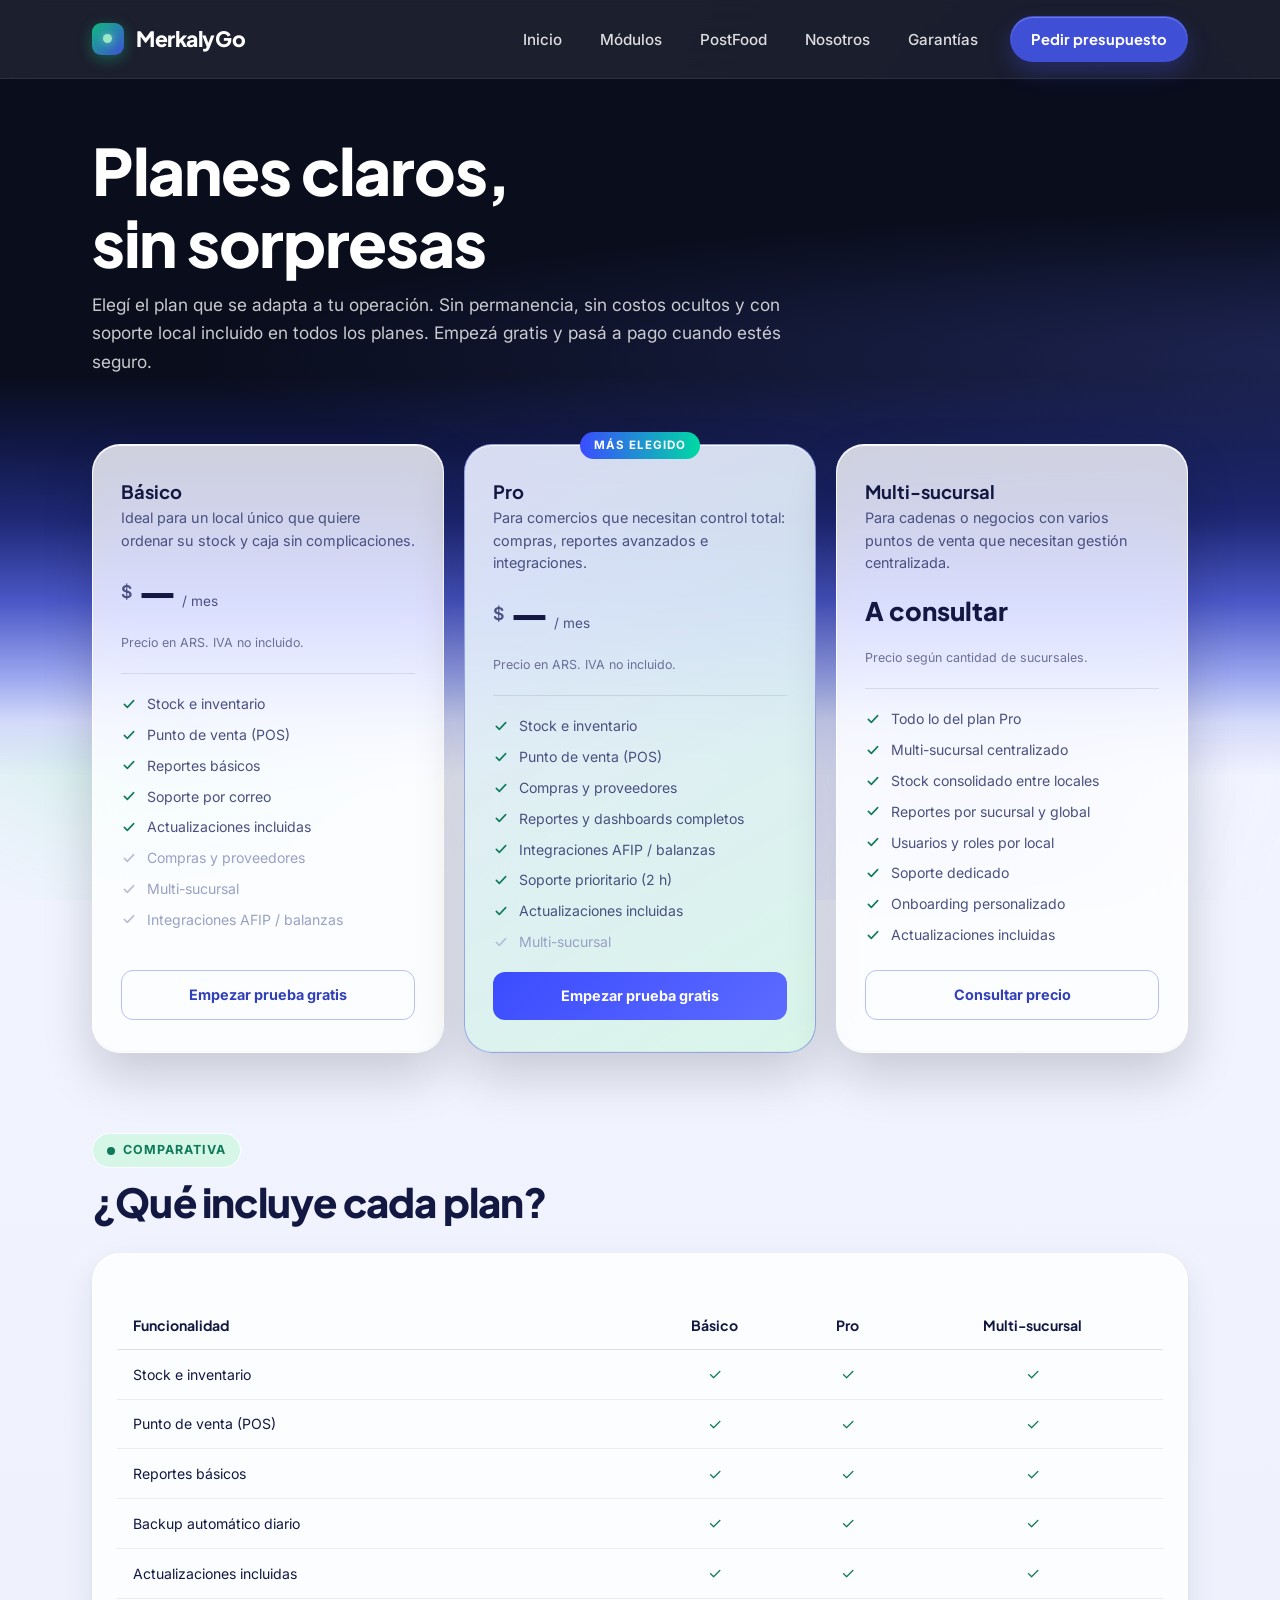
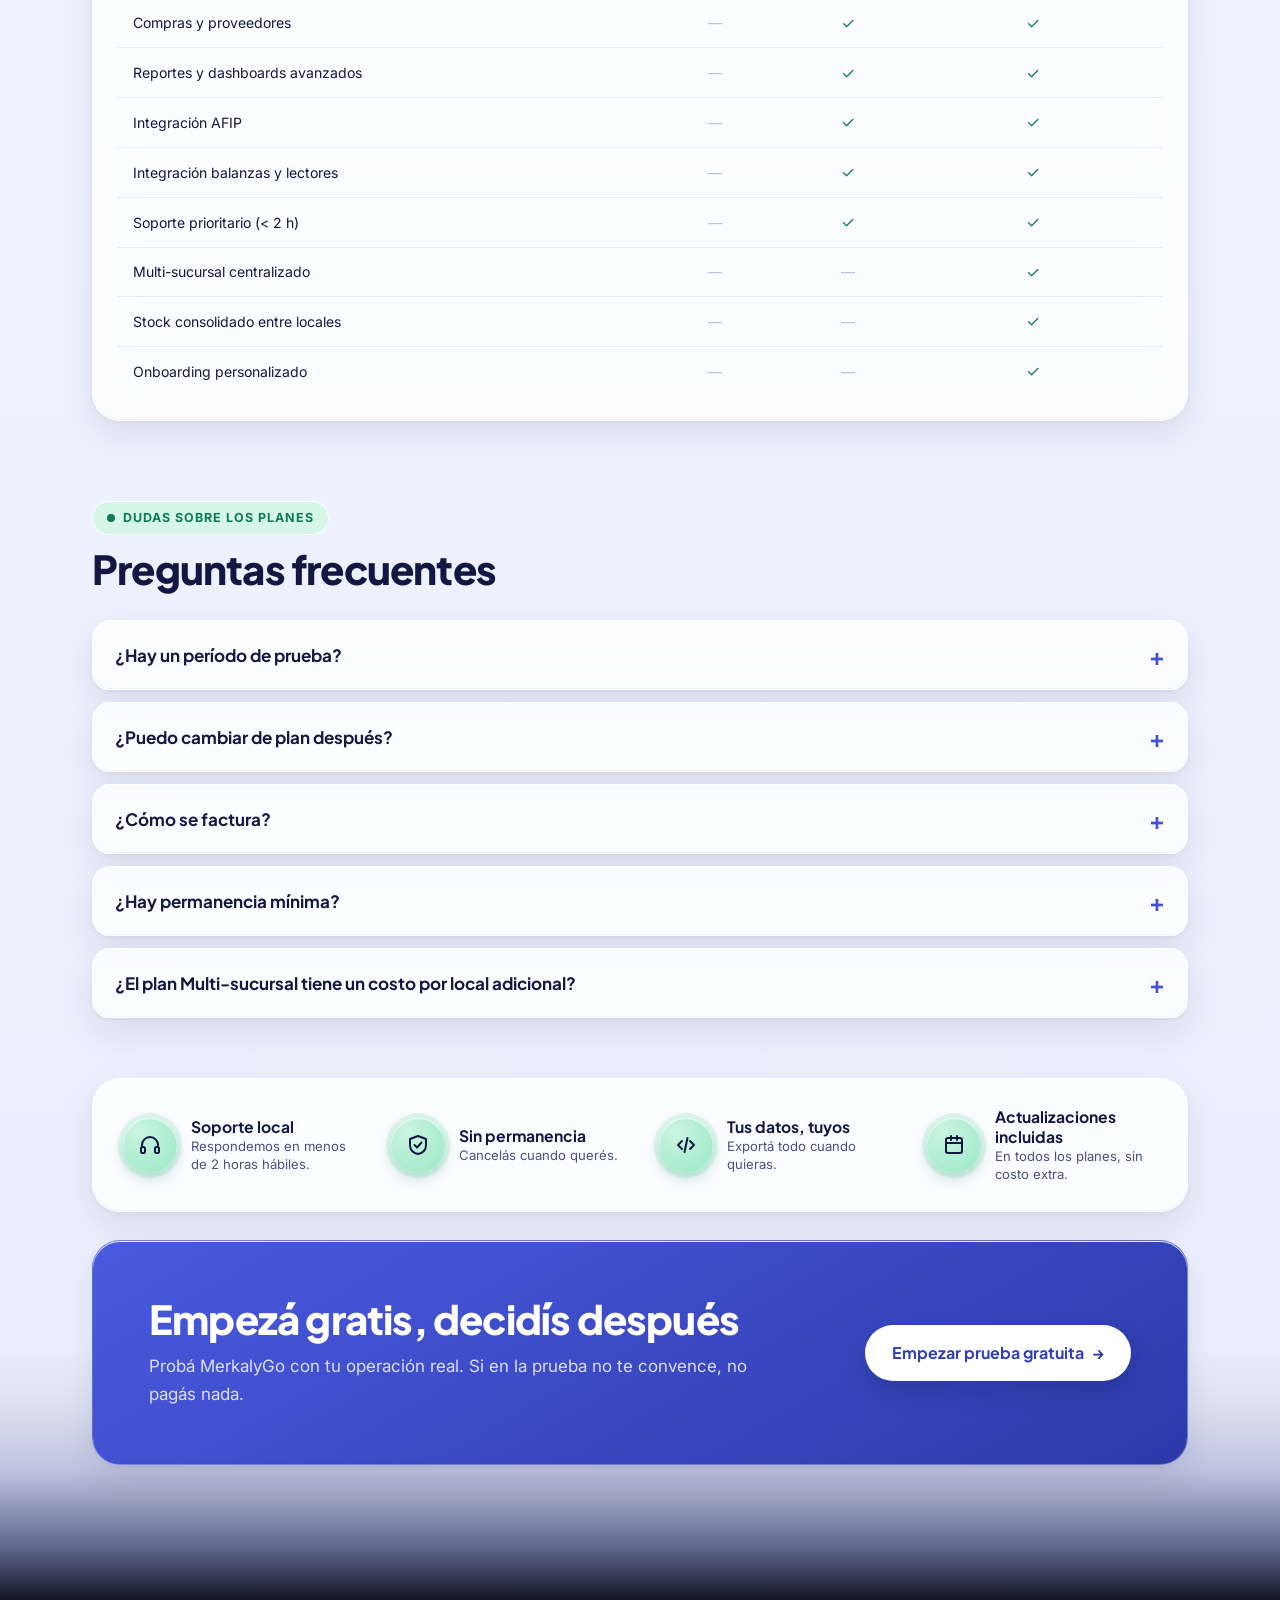
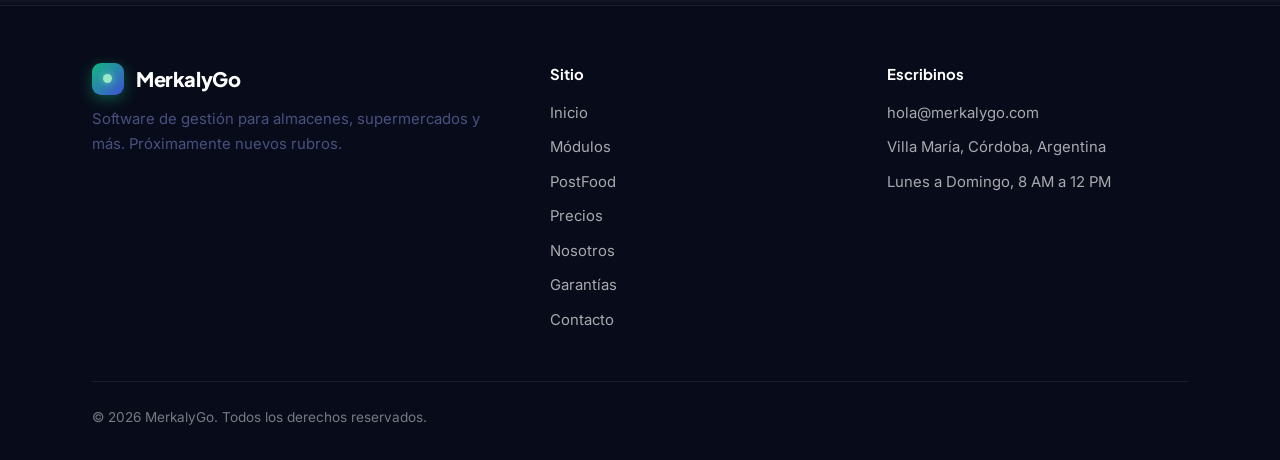
<file: precios.html>
<!doctype html>
<html lang="es-AR">
<head>
  <meta charset="utf-8">
  <meta name="viewport" content="width=device-width, initial-scale=1, viewport-fit=cover">

  <!-- SEO -->
  <title>Precios y planes | MerkalyGo</title>
  <meta name="description" content="Elegí el plan de MerkalyGo que se adapta a tu negocio. Desde un local hasta múltiples sucursales. Sin permanencia, con soporte incluido.">
  <meta name="robots" content="index, follow, max-image-preview:large, max-snippet:-1, max-video-preview:-1">
  <link rel="canonical" href="https://merkalygo.com/precios.html">

  <!-- Icons -->
  <link rel="icon" href="favicon.svg" type="image/svg+xml">
  <link rel="apple-touch-icon" href="apple-touch-icon.png">

  <!-- Open Graph -->
  <meta property="og:type" content="website">
  <meta property="og:site_name" content="MerkalyGo">
  <meta property="og:locale" content="es_AR">
  <meta property="og:title" content="Precios y planes | MerkalyGo">
  <meta property="og:description" content="Planes claros, sin letra chica y sin permanencia. Probá MerkalyGo gratis y elegí cuando estés seguro.">
  <meta property="og:url" content="https://merkalygo.com/precios.html">
  <meta property="og:image" content="https://merkalygo.com/og-image.png">

  <!-- Fonts and styles -->
  <link rel="preconnect" href="https://fonts.googleapis.com">
  <link rel="preconnect" href="https://fonts.gstatic.com" crossorigin>
  <link rel="stylesheet" href="https://fonts.googleapis.com/css2?family=Inter:wght@400;500;600&family=Plus+Jakarta+Sans:wght@500;600;700;800&display=swap">
  <link rel="stylesheet" href="styles.css">

  <style>
    /* ── Pricing page local styles ── */
    .pricing-grid {
      display: grid;
      grid-template-columns: repeat(3, 1fr);
      gap: 1.25rem;
      margin-top: 2.5rem;
    }
    @media (max-width: 860px) {
      .pricing-grid { grid-template-columns: 1fr; }
    }

    .plan-card {
      background: var(--glass-bg);
      -webkit-backdrop-filter: blur(20px) saturate(1.5);
      backdrop-filter: blur(20px) saturate(1.5);
      border: 1px solid var(--glass-border);
      box-shadow: 0 22px 50px rgba(9,13,28,.18), var(--shadow-inset);
      border-radius: var(--radius-large);
      padding: 2rem 1.75rem;
      display: flex;
      flex-direction: column;
      gap: 1.25rem;
      transition: transform .3s var(--ease), box-shadow .3s ease;
    }
    .plan-card:hover { transform: translateY(-4px); }

    .plan-card--featured {
      background: linear-gradient(150deg, rgba(228,231,251,.95), rgba(214,246,232,.9));
      border-color: rgba(63,79,214,.45);
      position: relative;
    }
    .plan-card--featured::before {
      content: "Más elegido";
      position: absolute;
      top: -13px;
      left: 50%;
      transform: translateX(-50%);
      background: linear-gradient(90deg, #3b4cff, #00d9a3);
      color: #fff;
      font-size: .72rem;
      font-weight: 700;
      letter-spacing: .08em;
      text-transform: uppercase;
      padding: .25rem .9rem;
      border-radius: 99px;
      white-space: nowrap;
    }

    .plan__name {
      font-family: 'Plus Jakarta Sans', sans-serif;
      font-size: 1.15rem;
      font-weight: 700;
      color: var(--midnight);
    }
    .plan__desc {
      font-size: .9rem;
      color: var(--text-soft);
      line-height: 1.55;
      margin: 0;
    }

    .plan__price {
      display: flex;
      align-items: baseline;
      gap: .35rem;
    }
    .plan__amount {
      font-family: 'Plus Jakarta Sans', sans-serif;
      font-size: 2.4rem;
      font-weight: 800;
      color: var(--midnight);
      line-height: 1;
    }
    .plan__currency {
      font-size: 1.1rem;
      font-weight: 600;
      color: var(--text-soft);
      align-self: flex-start;
      margin-top: .3rem;
    }
    .plan__period {
      font-size: .85rem;
      color: var(--text-soft);
    }
    .plan__note {
      font-size: .78rem;
      color: #6b7096;
      margin: 0;
    }

    .plan__divider {
      border: none;
      border-top: 1px solid rgba(18,24,66,.10);
      margin: 0;
    }

    .plan__features {
      list-style: none;
      padding: 0;
      margin: 0;
      display: flex;
      flex-direction: column;
      gap: .65rem;
      flex: 1;
    }
    .plan__features li {
      display: flex;
      align-items: flex-start;
      gap: .6rem;
      font-size: .88rem;
      color: var(--text-soft);
      line-height: 1.45;
    }
    .plan__features li .icon {
      flex-shrink: 0;
      width: 1rem;
      height: 1rem;
      margin-top: .1rem;
      color: var(--emerald);
    }
    .plan__features li.feat--disabled {
      color: #9aa0c4;
    }
    .plan__features li.feat--disabled .icon { color: #b8bdd8; }

    .plan__cta {
      display: inline-block;
      text-align: center;
      padding: .75rem 1.5rem;
      border-radius: .75rem;
      font-weight: 700;
      font-size: .9rem;
      text-decoration: none;
      transition: opacity .2s, transform .15s;
    }
    .plan__cta:hover { opacity: .88; transform: translateY(-1px); }
    .plan__cta--primary {
      background: linear-gradient(135deg, #3b4cff, #5c6bff);
      color: #fff;
    }
    .plan__cta--outline {
      border: 1.5px solid rgba(63,79,214,.35);
      color: var(--indigo-dark);
    }
    .plan__cta--outline:hover { border-color: var(--indigo); background: rgba(63,79,214,.06); }

    .compare-table {
      width: 100%;
      border-collapse: collapse;
      font-size: .88rem;
      color: var(--text-soft);
      margin-top: 1.5rem;
    }
    .compare-table thead th {
      font-family: 'Plus Jakarta Sans', sans-serif;
      font-weight: 700;
      color: var(--midnight);
      padding: .75rem 1rem;
      text-align: center;
      border-bottom: 1px solid rgba(18,24,66,.12);
    }
    .compare-table thead th:first-child { text-align: left; }
    .compare-table tbody tr:not(:last-child) td {
      border-bottom: 1px solid rgba(18,24,66,.07);
    }
    .compare-table tbody td {
      padding: .7rem 1rem;
      text-align: center;
    }
    .compare-table tbody td:first-child {
      text-align: left;
      color: var(--midnight);
    }
    .compare-table .check { color: var(--emerald); font-size: 1rem; }
    .compare-table .dash  { color: #b8bdd8; }
    .compare-table tbody tr:hover td { background: rgba(63,79,214,.05); }
  </style>
</head>
<body>
<div class="orbs-background" aria-hidden="true">
  <span class="orbs-background__orb orbs-background__orb--indigo"></span>
  <span class="orbs-background__orb orbs-background__orb--mint"></span>
  <span class="orbs-background__orb orbs-background__orb--soft"></span>
</div>

<header class="site-header" id="main-header">
  <div class="site-header__inner">
    <a class="brand" href="index.html" aria-label="MerkalyGo, ir al inicio">
      <span class="brand__logo" aria-hidden="true"></span>
      <span class="brand__text">MerkalyGo</span>
    </a>
    <button class="nav-toggle" id="nav-toggle" type="button" aria-label="Abrir menú de navegación" aria-expanded="false" aria-controls="main-nav">
      <span class="nav-toggle__bar"></span>
      <span class="nav-toggle__bar"></span>
      <span class="nav-toggle__bar"></span>
    </button>
    <nav class="nav" id="main-nav" aria-label="Principal">
      <a class="nav__link" href="index.html">Inicio</a>
      <a class="nav__link" href="servicios.html">Módulos</a>
      <a class="nav__link" href="postfood.html">PostFood</a>
      <a class="nav__link" href="nosotros.html">Nosotros</a>
      <a class="nav__link" href="garantias.html">Garantías</a>
      <a class="button button--primary button--small nav__cta" href="contacto.html">Pedir presupuesto</a>
    </nav>
  </div>
</header>

<main class="content" id="main-content">
<section class="section section--first" id="pricing-header">
  <div class="section__header">
    <h1>Planes claros, sin sorpresas</h1>
    <p class="section__intro">
      Elegí el plan que se adapta a tu operación. Sin permanencia, sin costos ocultos
      y con soporte local incluido en todos los planes. Empezá gratis y pasá a pago cuando estés seguro.
    </p>
  </div>

  <div class="pricing-grid">

    <!-- PLAN BÁSICO -->
    <div class="plan-card">
      <div>
        <p class="plan__name">Básico</p>
        <p class="plan__desc">Ideal para un local único que quiere ordenar su stock y caja sin complicaciones.</p>
      </div>
      <div class="plan__price">
        <span class="plan__currency">$</span>
        <!-- ✏️ COMPLETAR PRECIO -->
        <span class="plan__amount">—</span>
        <span class="plan__period">/ mes</span>
      </div>
      <p class="plan__note">Precio en ARS. IVA no incluido.</p>
      <hr class="plan__divider">
      <ul class="plan__features">
        <li><span class="icon icon-check" aria-hidden="true"></span><span>Stock e inventario</span></li>
        <li><span class="icon icon-check" aria-hidden="true"></span><span>Punto de venta (POS)</span></li>
        <li><span class="icon icon-check" aria-hidden="true"></span><span>Reportes básicos</span></li>
        <li><span class="icon icon-check" aria-hidden="true"></span><span>Soporte por correo</span></li>
        <li><span class="icon icon-check" aria-hidden="true"></span><span>Actualizaciones incluidas</span></li>
        <!-- Desactivadas en este plan -->
        <li class="feat--disabled"><span class="icon icon-check" aria-hidden="true"></span><span>Compras y proveedores</span></li>
        <li class="feat--disabled"><span class="icon icon-check" aria-hidden="true"></span><span>Multi-sucursal</span></li>
        <li class="feat--disabled"><span class="icon icon-check" aria-hidden="true"></span><span>Integraciones AFIP / balanzas</span></li>
      </ul>
      <a class="plan__cta plan__cta--outline" href="contacto.html">Empezar prueba gratis</a>
    </div>

    <!-- PLAN PRO (destacado) -->
    <div class="plan-card plan-card--featured">
      <div>
        <p class="plan__name">Pro</p>
        <p class="plan__desc">Para comercios que necesitan control total: compras, reportes avanzados e integraciones.</p>
      </div>
      <div class="plan__price">
        <span class="plan__currency">$</span>
        <!-- ✏️ COMPLETAR PRECIO -->
        <span class="plan__amount">—</span>
        <span class="plan__period">/ mes</span>
      </div>
      <p class="plan__note">Precio en ARS. IVA no incluido.</p>
      <hr class="plan__divider">
      <ul class="plan__features">
        <li><span class="icon icon-check" aria-hidden="true"></span><span>Stock e inventario</span></li>
        <li><span class="icon icon-check" aria-hidden="true"></span><span>Punto de venta (POS)</span></li>
        <li><span class="icon icon-check" aria-hidden="true"></span><span>Compras y proveedores</span></li>
        <li><span class="icon icon-check" aria-hidden="true"></span><span>Reportes y dashboards completos</span></li>
        <li><span class="icon icon-check" aria-hidden="true"></span><span>Integraciones AFIP / balanzas</span></li>
        <li><span class="icon icon-check" aria-hidden="true"></span><span>Soporte prioritario (2 h)</span></li>
        <li><span class="icon icon-check" aria-hidden="true"></span><span>Actualizaciones incluidas</span></li>
        <li class="feat--disabled"><span class="icon icon-check" aria-hidden="true"></span><span>Multi-sucursal</span></li>
      </ul>
      <a class="plan__cta plan__cta--primary" href="contacto.html">Empezar prueba gratis</a>
    </div>

    <!-- PLAN MULTI-SUCURSAL -->
    <div class="plan-card">
      <div>
        <p class="plan__name">Multi-sucursal</p>
        <p class="plan__desc">Para cadenas o negocios con varios puntos de venta que necesitan gestión centralizada.</p>
      </div>
      <div class="plan__price">
        <!-- ✏️ COMPLETAR PRECIO o poner "A consultar" -->
        <span class="plan__amount" style="font-size:1.6rem;line-height:1.3">A consultar</span>
      </div>
      <p class="plan__note">Precio según cantidad de sucursales.</p>
      <hr class="plan__divider">
      <ul class="plan__features">
        <li><span class="icon icon-check" aria-hidden="true"></span><span>Todo lo del plan Pro</span></li>
        <li><span class="icon icon-check" aria-hidden="true"></span><span>Multi-sucursal centralizado</span></li>
        <li><span class="icon icon-check" aria-hidden="true"></span><span>Stock consolidado entre locales</span></li>
        <li><span class="icon icon-check" aria-hidden="true"></span><span>Reportes por sucursal y global</span></li>
        <li><span class="icon icon-check" aria-hidden="true"></span><span>Usuarios y roles por local</span></li>
        <li><span class="icon icon-check" aria-hidden="true"></span><span>Soporte dedicado</span></li>
        <li><span class="icon icon-check" aria-hidden="true"></span><span>Onboarding personalizado</span></li>
        <li><span class="icon icon-check" aria-hidden="true"></span><span>Actualizaciones incluidas</span></li>
      </ul>
      <a class="plan__cta plan__cta--outline" href="contacto.html">Consultar precio</a>
    </div>

  </div>
</section>

<!-- ══════════════════════════════════════════════════
     TABLA COMPARATIVA
═════════════════════════════════════════════════════ -->
<section class="section" id="compare">
  <div class="section__header">
    <span class="eyebrow">Comparativa</span>
    <h2>¿Qué incluye cada plan?</h2>
  </div>
  <div class="card glass" style="padding: 1.5rem; overflow-x: auto;">
    <table class="compare-table" aria-label="Comparativa de planes MerkalyGo">
      <thead>
        <tr>
          <th>Funcionalidad</th>
          <th>Básico</th>
          <th>Pro</th>
          <th>Multi-sucursal</th>
        </tr>
      </thead>
      <tbody>
        <tr><td>Stock e inventario</td><td><span class="check">✓</span></td><td><span class="check">✓</span></td><td><span class="check">✓</span></td></tr>
        <tr><td>Punto de venta (POS)</td><td><span class="check">✓</span></td><td><span class="check">✓</span></td><td><span class="check">✓</span></td></tr>
        <tr><td>Reportes básicos</td><td><span class="check">✓</span></td><td><span class="check">✓</span></td><td><span class="check">✓</span></td></tr>
        <tr><td>Backup automático diario</td><td><span class="check">✓</span></td><td><span class="check">✓</span></td><td><span class="check">✓</span></td></tr>
        <tr><td>Actualizaciones incluidas</td><td><span class="check">✓</span></td><td><span class="check">✓</span></td><td><span class="check">✓</span></td></tr>
        <tr><td>Compras y proveedores</td><td><span class="dash">—</span></td><td><span class="check">✓</span></td><td><span class="check">✓</span></td></tr>
        <tr><td>Reportes y dashboards avanzados</td><td><span class="dash">—</span></td><td><span class="check">✓</span></td><td><span class="check">✓</span></td></tr>
        <tr><td>Integración AFIP</td><td><span class="dash">—</span></td><td><span class="check">✓</span></td><td><span class="check">✓</span></td></tr>
        <tr><td>Integración balanzas y lectores</td><td><span class="dash">—</span></td><td><span class="check">✓</span></td><td><span class="check">✓</span></td></tr>
        <tr><td>Soporte prioritario (&lt; 2 h)</td><td><span class="dash">—</span></td><td><span class="check">✓</span></td><td><span class="check">✓</span></td></tr>
        <tr><td>Multi-sucursal centralizado</td><td><span class="dash">—</span></td><td><span class="dash">—</span></td><td><span class="check">✓</span></td></tr>
        <tr><td>Stock consolidado entre locales</td><td><span class="dash">—</span></td><td><span class="dash">—</span></td><td><span class="check">✓</span></td></tr>
        <tr><td>Onboarding personalizado</td><td><span class="dash">—</span></td><td><span class="dash">—</span></td><td><span class="check">✓</span></td></tr>
      </tbody>
    </table>
  </div>
</section>

<!-- ══════════════════════════════════════════════════
     PREGUNTAS FRECUENTES — PRECIOS
═════════════════════════════════════════════════════ -->
<section class="section" id="faq-precios">
  <div class="section__header"><span class="eyebrow">Dudas sobre los planes</span><h2>Preguntas frecuentes</h2></div>
  <div class="faq-list">
    <details class="faq-item glass">
      <summary>¿Hay un período de prueba?</summary>
      <p>Sí. Podés usar MerkalyGo gratis durante el período de prueba con acceso completo al plan elegido. No pedimos tarjeta de crédito para empezar.</p>
    </details>
    <details class="faq-item glass">
      <summary>¿Puedo cambiar de plan después?</summary>
      <p>Sí, en cualquier momento. Si subís de plan, el cambio es inmediato. Si bajás, el ajuste se aplica al inicio del próximo período.</p>
    </details>
    <details class="faq-item glass">
      <summary>¿Cómo se factura?</summary>
      <p>Emitimos factura electrónica A o B en pesos argentinos. El cobro es mensual y podés ver el historial de pagos desde tu cuenta.</p>
    </details>
    <details class="faq-item glass">
      <summary>¿Hay permanencia mínima?</summary>
      <p>No. Cancelás cuando querés con 30 días de aviso. Tus datos te los entregamos completos antes de cerrar tu cuenta.</p>
    </details>
    <details class="faq-item glass">
      <summary>¿El plan Multi-sucursal tiene un costo por local adicional?</summary>
      <p>El precio se define según la cantidad de sucursales y el volumen de operaciones. Contactanos y te armamos una propuesta a medida.</p>
    </details>
  </div>
</section>

<!-- STRIP DE GARANTÍAS -->
<section class="guarantee-strip glass" id="visible-guarantees" aria-label="Nuestras garantías">
  <div class="seal"><span class="seal__medal"><span class="icon icon-support" aria-hidden="true"></span></span><div><p class="seal__title">Soporte local</p><p class="seal__detail">Respondemos en menos de 2 horas hábiles.</p></div></div>
  <div class="seal"><span class="seal__medal"><span class="icon icon-shield" aria-hidden="true"></span></span><div><p class="seal__title">Sin permanencia</p><p class="seal__detail">Cancelás cuando querés.</p></div></div>
  <div class="seal"><span class="seal__medal"><span class="icon icon-code" aria-hidden="true"></span></span><div><p class="seal__title">Tus datos, tuyos</p><p class="seal__detail">Exportá todo cuando quieras.</p></div></div>
  <div class="seal"><span class="seal__medal"><span class="icon icon-calendar" aria-hidden="true"></span></span><div><p class="seal__title">Actualizaciones incluidas</p><p class="seal__detail">En todos los planes, sin costo extra.</p></div></div>
</section>

<!-- CTA FINAL -->
<section class="final-cta card--indigo glass" id="final-cta">
  <div class="final-cta__text">
    <h2>Empezá gratis, decidís después</h2>
    <p class="card__text">Probá MerkalyGo con tu operación real. Si en la prueba no te convence, no pagás nada.</p>
  </div>
  <a class="button button--white" href="contacto.html">Empezar prueba gratuita</a>
</section>

</main>

<footer class="site-footer" id="page-footer"></footer>

<script src="footer.js"></script>
<script src="script.js"></script>
</body>
</html>
</file>
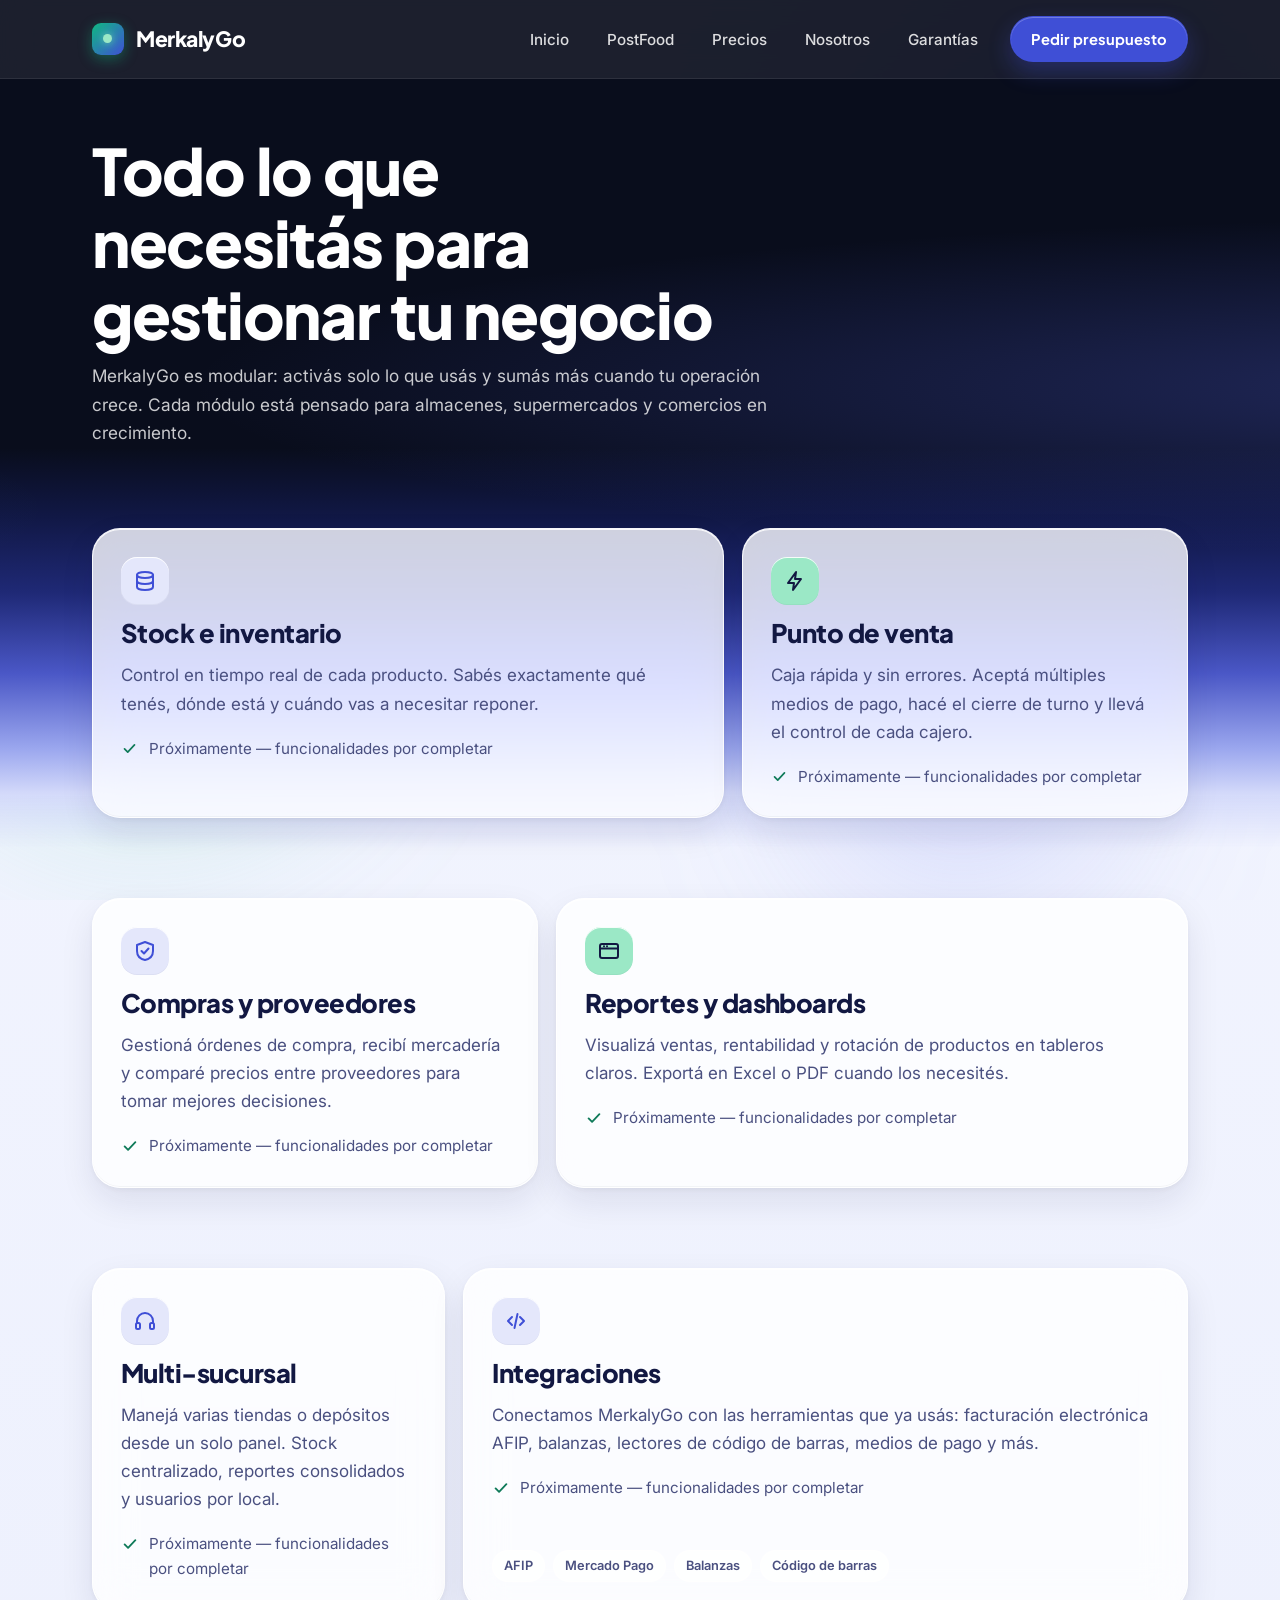
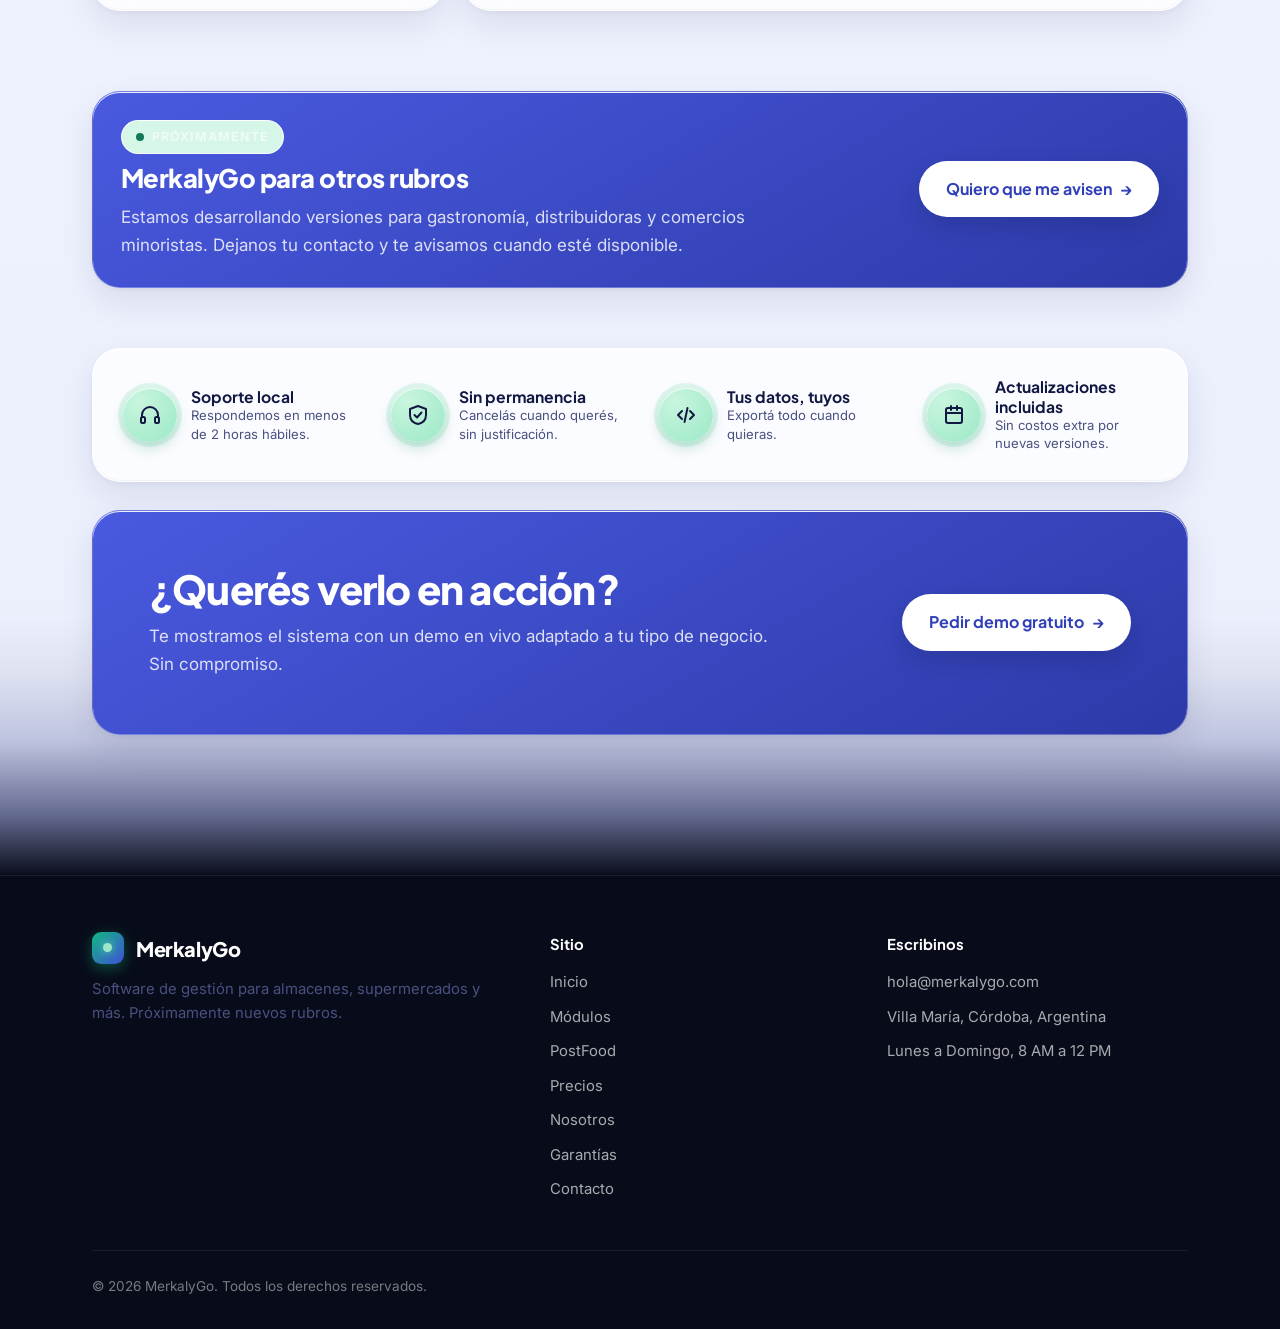
<file: servicios.html>
<!doctype html>
<html lang="es-AR">
<head>
  <meta charset="utf-8">
  <meta name="viewport" content="width=device-width, initial-scale=1, viewport-fit=cover">

  <!-- SEO -->
  <title>Módulos y funcionalidades | MerkalyGo</title>
  <meta name="description" content="Conocé todos los módulos de MerkalyGo: stock, punto de venta, compras, reportes, multi-sucursal e integraciones. Software de gestión para almacenes y supermercados.">
  <meta name="robots" content="index, follow, max-image-preview:large, max-snippet:-1, max-video-preview:-1">
  <link rel="canonical" href="https://merkalygo.com/servicios.html">

  <!-- Icons -->
  <link rel="icon" href="favicon.svg" type="image/svg+xml">
  <link rel="apple-touch-icon" href="apple-touch-icon.png">

  <!-- Open Graph -->
  <meta property="og:type" content="website">
  <meta property="og:site_name" content="MerkalyGo">
  <meta property="og:locale" content="es_AR">
  <meta property="og:title" content="Módulos y funcionalidades | MerkalyGo">
  <meta property="og:description" content="Todo lo que necesitás para gestionar tu negocio en un solo sistema. Stock, caja, compras, reportes y más.">
  <meta property="og:url" content="https://merkalygo.com/servicios.html">
  <meta property="og:image" content="https://merkalygo.com/og-image.png">

  <!-- Fonts and styles -->
  <link rel="preconnect" href="https://fonts.googleapis.com">
  <link rel="preconnect" href="https://fonts.gstatic.com" crossorigin>
  <link rel="stylesheet" href="https://fonts.googleapis.com/css2?family=Inter:wght@400;500;600&family=Plus+Jakarta+Sans:wght@500;600;700;800&display=swap">
  <link rel="stylesheet" href="styles.css">
</head>
<body>
<div class="orbs-background" aria-hidden="true"><span class="orbs-background__orb orbs-background__orb--indigo"></span><span class="orbs-background__orb orbs-background__orb--mint"></span><span class="orbs-background__orb orbs-background__orb--soft"></span></div>

<header class="site-header" id="main-header">
  <div class="site-header__inner">
    <a class="brand" href="index.html" aria-label="MerkalyGo, ir al inicio">
      <span class="brand__logo" aria-hidden="true"></span>
      <span class="brand__text">MerkalyGo</span>
    </a>
    <button class="nav-toggle" id="nav-toggle" type="button" aria-label="Abrir menú de navegación" aria-expanded="false" aria-controls="main-nav">
      <span class="nav-toggle__bar"></span>
      <span class="nav-toggle__bar"></span>
      <span class="nav-toggle__bar"></span>
    </button>
    <nav class="nav" id="main-nav" aria-label="Principal">
      <a class="nav__link" href="index.html">Inicio</a>
      <a class="nav__link" href="postfood.html">PostFood</a>
      <a class="nav__link" href="precios.html">Precios</a>
      <a class="nav__link" href="nosotros.html">Nosotros</a>
      <a class="nav__link" href="garantias.html">Garantías</a>
      <a class="button button--primary button--small nav__cta" href="contacto.html">Pedir presupuesto</a>
    </nav>
  </div>
</header>

<main class="content" id="main-content">
<section class="section section--first" id="modules-header">
  <div class="section__header">
    <h1>Todo lo que necesitás para gestionar tu negocio</h1>
    <p class="section__intro">MerkalyGo es modular: activás solo lo que usás y sumás más cuando tu operación crece. Cada módulo está pensado para almacenes, supermercados y comercios en crecimiento.</p>
  </div>
</section>

<!-- ═══════════════════════════════════════════════════
     MÓDULO 1 — STOCK E INVENTARIO
     Agregá las funcionalidades dentro de <ul class="service__list">
════════════════════════════════════════════════════ -->
<section class="section" id="modulo-stock">
  <div class="bento-grid">
    <article class="card glass col-7" id="detail-stock">
      <span class="icon-badge"><span class="icon icon-data" aria-hidden="true"></span></span>
      <h2 class="card-title">Stock e inventario</h2>
      <p class="card__text">Control en tiempo real de cada producto. Sabés exactamente qué tenés, dónde está y cuándo vas a necesitar reponer.</p>
      <ul class="service__list">
        <!-- ✏️ AGREGA ACÁ LAS FUNCIONALIDADES DEL MÓDULO STOCK -->
        <li><span class="icon icon-check" aria-hidden="true"></span><span>Próximamente — funcionalidades por completar</span></li>
      </ul>
    </article>

    <!-- ═══════════════════════════════════════════════════
         MÓDULO 2 — PUNTO DE VENTA (POS)
    ════════════════════════════════════════════════════ -->
    <article class="card glass col-5" id="detail-pos">
      <span class="icon-badge icon-badge--mint"><span class="icon icon-bolt" aria-hidden="true"></span></span>
      <h2 class="card-title">Punto de venta</h2>
      <p class="card__text">Caja rápida y sin errores. Aceptá múltiples medios de pago, hacé el cierre de turno y llevá el control de cada cajero.</p>
      <ul class="service__list">
        <!-- ✏️ AGREGA ACÁ LAS FUNCIONALIDADES DEL MÓDULO POS -->
        <li><span class="icon icon-check" aria-hidden="true"></span><span>Próximamente — funcionalidades por completar</span></li>
      </ul>
    </article>
  </div>
</section>

<!-- ═══════════════════════════════════════════════════
     MÓDULO 3 — COMPRAS Y PROVEEDORES
     MÓDULO 4 — REPORTES Y DASHBOARDS
════════════════════════════════════════════════════ -->
<section class="section" id="modulo-compras-reportes">
  <div class="bento-grid">
    <article class="card glass col-5" id="detail-compras">
      <span class="icon-badge"><span class="icon icon-shield" aria-hidden="true"></span></span>
      <h2 class="card-title">Compras y proveedores</h2>
      <p class="card__text">Gestioná órdenes de compra, recibí mercadería y comparé precios entre proveedores para tomar mejores decisiones.</p>
      <ul class="service__list">
        <!-- ✏️ AGREGA ACÁ LAS FUNCIONALIDADES DEL MÓDULO COMPRAS -->
        <li><span class="icon icon-check" aria-hidden="true"></span><span>Próximamente — funcionalidades por completar</span></li>
      </ul>
    </article>

    <article class="card glass col-7" id="detail-reportes">
      <span class="icon-badge icon-badge--mint"><span class="icon icon-web" aria-hidden="true"></span></span>
      <h2 class="card-title">Reportes y dashboards</h2>
      <p class="card__text">Visualizá ventas, rentabilidad y rotación de productos en tableros claros. Exportá en Excel o PDF cuando los necesités.</p>
      <ul class="service__list">
        <!-- ✏️ AGREGA ACÁ LAS FUNCIONALIDADES DEL MÓDULO REPORTES -->
        <li><span class="icon icon-check" aria-hidden="true"></span><span>Próximamente — funcionalidades por completar</span></li>
      </ul>
    </article>
  </div>
</section>

<!-- ═══════════════════════════════════════════════════
     MÓDULO 5 — MULTI-SUCURSAL
     MÓDULO 6 — INTEGRACIONES
════════════════════════════════════════════════════ -->
<section class="section" id="modulo-multi-integraciones">
  <div class="bento-grid">
    <article class="card glass col-4" id="detail-multisucursal">
      <span class="icon-badge"><span class="icon icon-support" aria-hidden="true"></span></span>
      <h2 class="card-title">Multi-sucursal</h2>
      <p class="card__text">Manejá varias tiendas o depósitos desde un solo panel. Stock centralizado, reportes consolidados y usuarios por local.</p>
      <ul class="service__list">
        <!-- ✏️ AGREGA ACÁ LAS FUNCIONALIDADES DEL MÓDULO MULTI-SUCURSAL -->
        <li><span class="icon icon-check" aria-hidden="true"></span><span>Próximamente — funcionalidades por completar</span></li>
      </ul>
    </article>

    <article class="card glass col-8" id="detail-integraciones">
      <span class="icon-badge"><span class="icon icon-code" aria-hidden="true"></span></span>
      <h2 class="card-title">Integraciones</h2>
      <p class="card__text">Conectamos MerkalyGo con las herramientas que ya usás: facturación electrónica AFIP, balanzas, lectores de código de barras, medios de pago y más.</p>
      <ul class="service__list">
        <!-- ✏️ AGREGA ACÁ LAS FUNCIONALIDADES DEL MÓDULO INTEGRACIONES -->
        <li><span class="icon icon-check" aria-hidden="true"></span><span>Próximamente — funcionalidades por completar</span></li>
      </ul>
      <div class="service__tech">
        <span class="tech-tag">AFIP</span>
        <span class="tech-tag">Mercado Pago</span>
        <span class="tech-tag">Balanzas</span>
        <span class="tech-tag">Código de barras</span>
      </div>
    </article>
  </div>
</section>

<!-- ═══════════════════════════════════════════════════
     BANNER — PRÓXIMOS RUBROS
════════════════════════════════════════════════════ -->
<section class="section" id="proximos-rubros">
  <div class="bento-grid">
    <article class="card card--indigo glass col-12">
      <div class="card__row">
        <div>
          <span class="eyebrow" style="color:rgba(255,255,255,.6)">Próximamente</span>
          <h2 class="card-title">MerkalyGo para otros rubros</h2>
          <p class="card__text">Estamos desarrollando versiones para gastronomía, distribuidoras y comercios minoristas. Dejanos tu contacto y te avisamos cuando esté disponible.</p>
        </div>
        <a class="button button--white" href="contacto.html">Quiero que me avisen</a>
      </div>
    </article>
  </div>
</section>

<!-- ═══════════════════════════════════════════════════
     STRIP DE GARANTÍAS
════════════════════════════════════════════════════ -->
<section class="guarantee-strip glass" id="visible-guarantees" aria-label="Nuestras garantías">
  <div class="seal"><span class="seal__medal"><span class="icon icon-support" aria-hidden="true"></span></span><div><p class="seal__title">Soporte local</p><p class="seal__detail">Respondemos en menos de 2 horas hábiles.</p></div></div>
  <div class="seal"><span class="seal__medal"><span class="icon icon-shield" aria-hidden="true"></span></span><div><p class="seal__title">Sin permanencia</p><p class="seal__detail">Cancelás cuando querés, sin justificación.</p></div></div>
  <div class="seal"><span class="seal__medal"><span class="icon icon-code" aria-hidden="true"></span></span><div><p class="seal__title">Tus datos, tuyos</p><p class="seal__detail">Exportá todo cuando quieras.</p></div></div>
  <div class="seal"><span class="seal__medal"><span class="icon icon-calendar" aria-hidden="true"></span></span><div><p class="seal__title">Actualizaciones incluidas</p><p class="seal__detail">Sin costos extra por nuevas versiones.</p></div></div>
</section>

<!-- CTA FINAL -->
<section class="final-cta card--indigo glass" id="final-cta">
  <div class="final-cta__text"><h2>¿Querés verlo en acción?</h2><p class="card__text">Te mostramos el sistema con un demo en vivo adaptado a tu tipo de negocio. Sin compromiso.</p></div>
  <a class="button button--white" href="contacto.html">Pedir demo gratuito</a>
</section>

</main>

<footer class="site-footer" id="page-footer"></footer>

<script src="footer.js"></script>
<script src="script.js"></script>
</body>
</html>
</file>
<file: postfood-prueba/assets/index-XGTOI5wu.css>
*{box-sizing:border-box;margin:0;font-family:system-ui,Segoe UI,Roboto,sans-serif;-webkit-tap-highlight-color:transparent}html,body,#root{height:100%}body{background:#0b0d10;color:#fff;overscroll-behavior:none;-webkit-user-select:none;user-select:none}button{border:0;color:inherit;font:inherit;cursor:pointer}button:active{transform:scale(.96)}button:disabled{opacity:.35}.app{position:relative;height:100dvh;max-width:520px;margin:0 auto;background:#14181d;display:flex;flex-direction:column;overflow:hidden}header{display:flex;justify-content:space-between;align-items:center;padding:12px 16px;background:#1b2027}header span{color:#9aa4b1;font-size:14px}nav{display:flex;background:#1b2027}nav button{flex:1;padding:14px 0;background:none;color:#9aa4b1;font-weight:600;border-top:3px solid transparent}nav button.on{color:#fff;border-color:#2dc653}.screen{flex:1;min-height:0;display:flex;flex-direction:column}.pad{padding:16px;gap:10px}.grow{flex:1}.scroll{flex:1;min-height:0;overflow-y:auto;display:flex;flex-direction:column;gap:6px}h2{text-align:center;font-size:22px}.sub{text-align:center;color:#9aa4b1;font-size:14px}.grid{flex:1;min-height:0;overflow-y:auto;display:grid;grid-template-columns:1fr 1fr;grid-auto-rows:minmax(92px,120px);gap:10px;padding:12px;align-content:start}.prod{position:relative;border-radius:16px;font-size:18px;font-weight:700;display:flex;flex-direction:column;align-items:center;justify-content:center;gap:4px;padding:6px}.prod small{font-size:14px;font-weight:500;opacity:.9}.qty{position:absolute;top:-6px;right:-6px;min-width:34px;height:34px;padding:0 6px;border-radius:99px;background:#fff;color:#111;display:flex;align-items:center;justify-content:center;font-size:17px}.bar{display:flex;align-items:center;gap:10px;padding:12px;background:#1b2027}.total{flex:1;font-size:26px;font-weight:800}.clear{width:44px;height:44px;border-radius:12px;background:#2a3038;font-size:18px}.big{border-radius:14px;padding:16px 22px;font-size:18px;font-weight:800;background:#2dc653}.big.xl{padding:28px;font-size:22px}.big.blue{background:#3a86ff}.big.red{background:#d62828}.link{background:none;color:#9aa4b1;padding:10px;font-size:15px}.sheet{position:absolute;top:0;right:0;bottom:0;left:0;z-index:5;background:#14181df2;display:flex;flex-direction:column;justify-content:center;gap:12px;padding:22px;text-align:center}.sheet h1{font-size:38px}.disp{background:#0b0d10;border-radius:14px;padding:12px 16px;font-size:34px;font-weight:800;text-align:right}.keys{flex:1;min-height:0;max-height:340px;display:grid;grid-template-columns:repeat(3,1fr);grid-auto-rows:minmax(0,1fr);gap:8px}.keys button{border-radius:12px;background:#2a3038;font-size:24px;font-weight:700}.row{display:flex;justify-content:space-between;font-size:17px;padding:9px 4px;border-bottom:1px solid #2a3038}.row.t{font-size:22px;font-weight:800;border:0}.bad{color:#ff6b6b}.ok{color:#2dc653}.order{display:flex;align-items:center;gap:10px;padding:12px;border-radius:12px;background:#1b2027;text-align:left;flex-shrink:0}.order span{flex:1;color:#c3cbd6;font-size:15px}.order.void{opacity:.45;text-decoration:line-through}.order i{width:22px;height:22px;border-radius:6px}.paper{background:#fff;color:#111;font-family:Consolas,Courier New,monospace;font-size:13px;line-height:1.45;padding:14px 12px;width:32ch;box-sizing:content-box;margin:0 auto;white-space:pre;text-align:left;flex-shrink:0}.paper div{font-family:inherit}.paper .c{text-align:center}.paper .b{font-weight:700}.paper .big{background:none;padding:0;border-radius:0;text-align:center;font-size:26px;font-weight:700}label{display:flex;flex-direction:column;gap:6px;color:#9aa4b1;font-size:14px}input{background:#0b0d10;border:1px solid #2a3038;border-radius:12px;padding:14px;color:#fff;font-size:18px;-webkit-user-select:text;user-select:text}.swatches{display:flex;gap:8px;flex-wrap:wrap}.swatches button{width:44px;height:44px;border-radius:12px;border:3px solid transparent}.swatches button.on{border-color:#fff}h3{font-size:15px;color:#9aa4b1;text-transform:uppercase;letter-spacing:.04em;margin-top:14px}.note{color:#c3cbd6;font-size:14px;line-height:1.5}.warn{color:#ffd166;font-size:14px;line-height:1.4}.status{display:flex;align-items:center;gap:10px;padding:14px;border-radius:12px;background:#1b2027;flex-shrink:0}.status span{flex:1}.dot{width:12px;height:12px;border-radius:50%;background:#6c757d}.dot.on{background:#2dc653}.dot.connecting{background:#ffd166}.dot.error{background:#ff6b6b}.pair{display:flex;gap:8px;flex-shrink:0}.pair>*{flex:1;padding-inline:8px;font-size:15px}.seg{padding:14px;border-radius:12px;background:#2a3038;font-weight:700}.seg.on{background:#2dc653}.scroll>.big,.scroll>label{flex-shrink:0}nav button{font-size:14px}.center{justify-content:center;text-align:center}.code{font-family:Consolas,Courier New,monospace;font-size:40px;font-weight:800;letter-spacing:.08em;background:#0b0d10;border-radius:14px;padding:18px;-webkit-user-select:text;user-select:text}.banner{display:flex;flex-direction:column;gap:8px;padding:12px;border-radius:12px;background:#1d3557;font-size:15px;flex-shrink:0}.banner.soft{background:#3d3415}.banner.hard{background:#5c2020}.banner .big{padding:12px;font-size:16px}.file{position:relative;display:flex;align-items:center;justify-content:center;text-align:center;color:#fff;cursor:pointer}.file input{position:absolute;top:0;right:0;bottom:0;left:0;opacity:0;cursor:pointer}.logo-preview{max-width:200px;max-height:120px;background:#fff;padding:8px;border-radius:8px;align-self:center;flex-shrink:0}.paper-logo{display:block;margin:0 auto 6px;image-rendering:pixelated}textarea{background:#0b0d10;border:1px solid #2a3038;border-radius:12px;padding:14px;color:#fff;font-size:16px;resize:none;-webkit-user-select:text;user-select:text;font-family:inherit}.order small{display:block;margin-top:3px;color:#7d8794;font-size:12px}.order:disabled{opacity:.5}select{padding:12px;border-radius:10px;border:1px solid #2c333d;background:#0f1318;color:#e8edf2;font-size:16px}.tag{margin-left:8px;padding:2px 8px;border-radius:6px;background:#f5a524;color:#111;font-size:12px;font-style:normal;vertical-align:middle}
</file>
<file: styles.css>
/* Faro Software · Soft UI + Bento Grid + Glassmorphism
   Concept: bento grid of frosted-glass cards over ivory, with soft indigo and
   mint orbs behind so the glass effect is visible.

   Contents:
   1. Variables and base        6. Hero and project panel
   2. Orbs background           7. Guarantees, services, process, team
   3. Glass and cards           8. Form, final call to action and footer
   4. Icons and buttons         9. Responsive
   5. Header and page structure 10. Animations */

:root {
  --ivory: #f4f6ff;
  --ivory-deep: #e9edfc;
  --night: #090d1c;
  --night-hero: #0d1226;
  --band-top: #090d1c;
  --midnight: #121842;
  --text-soft: #4a5080;
  --indigo: #3f4fd6;
  --indigo-dark: #3140b8;
  --indigo-soft: #e4e7fb;
  --mint: #9be8c6;
  --mint-light: #d6f6e8;
  --emerald: #0f7a59;

  --glass-bg: rgba(255, 255, 255, 0.80);
  --glass-border: rgba(255, 255, 255, 0.85);
  --shadow-soft: 0 14px 34px rgba(18, 24, 66, 0.09), 0 2px 6px rgba(18, 24, 66, 0.05);
  --shadow-inset: inset 0 1px 0 rgba(255, 255, 255, 0.9), inset 0 -1px 0 rgba(18, 24, 66, 0.04);

  --font-headings: "Plus Jakarta Sans", "Segoe UI", system-ui, sans-serif;
  --font-text: "Inter", system-ui, -apple-system, "Segoe UI", sans-serif;

  --radius-large: 28px;
  --radius-medium: 18px;
  --content-width: 1160px;
  color-scheme: light;
}

*, *::before, *::after { box-sizing: border-box; }

html { scroll-behavior: smooth; }
html, body { overflow-x: clip; }

body {
  margin: 0;
  background: linear-gradient(180deg, var(--ivory) 0%, var(--ivory-deep) 100%);
  color: var(--midnight);
  font-family: var(--font-text);
  font-size: 1.0625rem;
  line-height: 1.65;
  position: relative;
  isolation: isolate;
  padding: 0;
}

h1, h2, h3, h4 {
  font-family: var(--font-headings);
  line-height: 1.12;
  letter-spacing: -0.02em;
  margin: 0;
  text-wrap: balance;
  color: var(--midnight);
}
h1 { font-size: clamp(2.3rem, 5.2vw, 4rem); font-weight: 800; }
h2 { font-size: clamp(1.7rem, 3.2vw, 2.5rem); font-weight: 800; }
h3 { font-size: 1.2rem; font-weight: 700; }
p { margin: 0; }
a { color: var(--indigo); }
ul { margin: 0; padding: 0; list-style: none; }

:focus-visible { outline: 3px solid var(--indigo); outline-offset: 3px; border-radius: 8px; }

/* ---------- Orbs background ---------- */
.orbs-background {
  position: fixed;
  inset: 0;
  z-index: -1;
  overflow: hidden;
  pointer-events: none;
}
.orbs-background__orb {
  position: absolute;
  border-radius: 50%;
  filter: blur(70px);
}
.orbs-background__orb--indigo {
  width: min(52vw, 640px); aspect-ratio: 1;
  top: -12%; right: -8%;
  background: radial-gradient(circle, rgba(88, 104, 240, 0.42), rgba(88, 104, 240, 0) 68%);
}
.orbs-background__orb--mint {
  width: min(48vw, 600px); aspect-ratio: 1;
  top: 34%; left: -12%;
  background: radial-gradient(circle, rgba(120, 224, 182, 0.55), rgba(120, 224, 182, 0) 68%);
}
.orbs-background__orb--soft {
  width: min(40vw, 480px); aspect-ratio: 1;
  bottom: -10%; right: 6%;
  background: radial-gradient(circle, rgba(130, 142, 245, 0.30), rgba(130, 142, 245, 0) 68%);
}

/* ---------- Glass and cards ---------- */
.glass {
  background: var(--glass-bg);
  -webkit-backdrop-filter: blur(20px) saturate(1.5);
  backdrop-filter: blur(20px) saturate(1.5);
  border: 1px solid var(--glass-border);
  box-shadow: var(--shadow-soft), var(--shadow-inset);
}

.card {
  position: relative;
  overflow: hidden;
  border-radius: var(--radius-large);
  padding: 28px;
  display: flex;
  flex-direction: column;
  gap: 14px;
  min-width: 0;
  overflow-wrap: break-word;
  transition: transform 0.3s var(--ease), box-shadow 0.3s ease;
}
.card__text { color: var(--text-soft); }
.card-title { font-size: 1.6rem; }
.card--indigo {
  background: linear-gradient(150deg, #4a5ae0, #2c3aa8);
  border-color: rgba(255, 255, 255, 0.25);
  color: #fff;
}
.card--indigo h3, .card--indigo h2 { color: #fff; }
.card--indigo .card__text { color: rgba(255, 255, 255, 0.82); }
.card--mint {
  background: linear-gradient(150deg, rgba(155, 232, 198, 0.75), rgba(214, 246, 232, 0.65));
  border-color: rgba(255, 255, 255, 0.8);
}

.card__row {
  display: flex;
  flex-wrap: wrap;
  gap: 20px;
  align-items: center;
  justify-content: space-between;
  min-width: 0;
}
.card__row > div {
  display: flex;
  flex-direction: column;
  gap: 10px;
  max-width: 640px;
  min-width: 0;
  flex: 1 1 260px;
}

/* ---------- Mask icons ---------- */
.icon {
  display: inline-block;
  flex: none;
  width: 1.5rem; height: 1.5rem;
  background: currentColor;
  -webkit-mask: var(--icon) center / contain no-repeat;
  mask: var(--icon) center / contain no-repeat;
}
.icon-check { --icon: url("data:image/svg+xml,%3Csvg xmlns='http://www.w3.org/2000/svg' viewBox='0 0 24 24' fill='none' stroke='black' stroke-width='2.4' stroke-linecap='round' stroke-linejoin='round'%3E%3Cpath d='M5 12.5l4.5 4.5L19 7'/%3E%3C/svg%3E"); }
.icon-shield { --icon: url("data:image/svg+xml,%3Csvg xmlns='http://www.w3.org/2000/svg' viewBox='0 0 24 24' fill='none' stroke='black' stroke-width='2' stroke-linecap='round' stroke-linejoin='round'%3E%3Cpath d='M12 3l8 3v6c0 5-3.5 8-8 9-4.5-1-8-4-8-9V6z'/%3E%3Cpath d='M8.5 12l2.5 2.5 4.5-5'/%3E%3C/svg%3E"); }
.icon-clock { --icon: url("data:image/svg+xml,%3Csvg xmlns='http://www.w3.org/2000/svg' viewBox='0 0 24 24' fill='none' stroke='black' stroke-width='2' stroke-linecap='round' stroke-linejoin='round'%3E%3Ccircle cx='12' cy='12' r='9'/%3E%3Cpath d='M12 7v5l3 2'/%3E%3C/svg%3E"); }
.icon-code { --icon: url("data:image/svg+xml,%3Csvg xmlns='http://www.w3.org/2000/svg' viewBox='0 0 24 24' fill='none' stroke='black' stroke-width='2' stroke-linecap='round' stroke-linejoin='round'%3E%3Cpath d='M8 8l-4 4 4 4M16 8l4 4-4 4M13.5 5l-3 14'/%3E%3C/svg%3E"); }
.icon-lock { --icon: url("data:image/svg+xml,%3Csvg xmlns='http://www.w3.org/2000/svg' viewBox='0 0 24 24' fill='none' stroke='black' stroke-width='2' stroke-linecap='round' stroke-linejoin='round'%3E%3Crect x='5' y='11' width='14' height='9' rx='2'/%3E%3Cpath d='M8 11V8a4 4 0 018 0v3'/%3E%3C/svg%3E"); }
.icon-calendar { --icon: url("data:image/svg+xml,%3Csvg xmlns='http://www.w3.org/2000/svg' viewBox='0 0 24 24' fill='none' stroke='black' stroke-width='2' stroke-linecap='round' stroke-linejoin='round'%3E%3Crect x='4' y='5' width='16' height='15' rx='2'/%3E%3Cpath d='M4 10h16M9 3v4M15 3v4'/%3E%3C/svg%3E"); }
.icon-support { --icon: url("data:image/svg+xml,%3Csvg xmlns='http://www.w3.org/2000/svg' viewBox='0 0 24 24' fill='none' stroke='black' stroke-width='2' stroke-linecap='round' stroke-linejoin='round'%3E%3Cpath d='M4 14v-2a8 8 0 0116 0v2'/%3E%3Crect x='3' y='14' width='4' height='6' rx='1.5'/%3E%3Crect x='17' y='14' width='4' height='6' rx='1.5'/%3E%3C/svg%3E"); }
.icon-web { --icon: url("data:image/svg+xml,%3Csvg xmlns='http://www.w3.org/2000/svg' viewBox='0 0 24 24' fill='none' stroke='black' stroke-width='2' stroke-linecap='round' stroke-linejoin='round'%3E%3Crect x='3' y='5' width='18' height='14' rx='2'/%3E%3Cpath d='M3 9.5h18M7 7.2h.01M10 7.2h.01'/%3E%3C/svg%3E"); }
.icon-mobile { --icon: url("data:image/svg+xml,%3Csvg xmlns='http://www.w3.org/2000/svg' viewBox='0 0 24 24' fill='none' stroke='black' stroke-width='2' stroke-linecap='round' stroke-linejoin='round'%3E%3Crect x='7' y='3' width='10' height='18' rx='2.5'/%3E%3Cpath d='M11 18h2'/%3E%3C/svg%3E"); }
.icon-api { --icon: url("data:image/svg+xml,%3Csvg xmlns='http://www.w3.org/2000/svg' viewBox='0 0 24 24' fill='none' stroke='black' stroke-width='2' stroke-linecap='round' stroke-linejoin='round'%3E%3Cpath d='M7 7h11l-3-3M17 17H6l3 3'/%3E%3C/svg%3E"); }
.icon-bolt { --icon: url("data:image/svg+xml,%3Csvg xmlns='http://www.w3.org/2000/svg' viewBox='0 0 24 24' fill='none' stroke='black' stroke-width='2' stroke-linecap='round' stroke-linejoin='round'%3E%3Cpath d='M13 3L5 14h6l-1 7 8-11h-6z'/%3E%3C/svg%3E"); }
.icon-data { --icon: url("data:image/svg+xml,%3Csvg xmlns='http://www.w3.org/2000/svg' viewBox='0 0 24 24' fill='none' stroke='black' stroke-width='2' stroke-linecap='round' stroke-linejoin='round'%3E%3Cellipse cx='12' cy='6' rx='8' ry='3'/%3E%3Cpath d='M4 6v6c0 1.7 3.6 3 8 3s8-1.3 8-3V6M4 12v6c0 1.7 3.6 3 8 3s8-1.3 8-3v-6'/%3E%3C/svg%3E"); }

.icon--small { width: 0.9rem; height: 0.9rem; }

.icon-badge {
  display: grid;
  place-items: center;
  width: 3rem; height: 3rem;
  border-radius: 16px;
  background: var(--indigo-soft);
  color: var(--indigo);
  box-shadow: var(--shadow-inset);
}
.icon-badge--mint { background: var(--mint); color: var(--midnight); }
.icon-badge--white { background: rgba(255, 255, 255, 0.18); color: #fff; }

/* ---------- Buttons ---------- */
.button {
  display: inline-flex;
  align-items: center;
  justify-content: center;
  gap: 8px;
  padding: 14px 26px;
  border-radius: 999px;
  font-family: var(--font-headings);
  font-weight: 700;
  font-size: 1rem;
  text-decoration: none;
  border: 1px solid transparent;
  cursor: pointer;
  transition: transform 0.18s ease, box-shadow 0.18s ease, background 0.18s ease;
}
.button--primary {
  background: var(--indigo);
  color: #fff;
  box-shadow: 0 10px 22px rgba(63, 79, 214, 0.32), inset 0 1px 0 rgba(255, 255, 255, 0.25);
}
.button--primary:hover { background: var(--indigo-dark); transform: translateY(-2px); }
.button--secondary {
  background: rgba(255, 255, 255, 0.7);
  color: var(--midnight);
  border-color: var(--glass-border);
  box-shadow: var(--shadow-soft);
}
.button--secondary:hover { transform: translateY(-2px); }
.button--white { background: #fff; color: var(--indigo-dark); box-shadow: 0 10px 22px rgba(18, 24, 66, 0.18); }
.button--white:hover { transform: translateY(-2px); }
.button--small { padding: 10px 20px; font-size: 0.92rem; }

/* ---------- Hero Topbar (Inside Hero, Clean, Non-floating, Non-glassmorphism) ---------- */
.hero-topbar {
  position: absolute;
  top: 0;
  left: 0;
  width: 100%;
  z-index: 40;
  background: transparent;
  padding: 24px 0 16px;
}
.hero-topbar__inner {
  max-width: var(--content-width);
  margin: 0 auto;
  padding-inline: clamp(16px, 4vw, 32px);
  display: flex;
  align-items: center;
  justify-content: space-between;
  gap: 20px;
  position: relative;
}

/* Fallback/Standard header for other pages without floating glass */
.site-header {
  position: sticky;
  top: 0;
  z-index: 50;
  width: 100%;
  background: rgba(9, 13, 28, 0.92);
  -webkit-backdrop-filter: blur(14px);
  backdrop-filter: blur(14px);
  border-bottom: 1px solid rgba(255, 255, 255, 0.08);
  padding: 16px 0;
  margin: 0;
  border-radius: 0;
}
.site-header__inner {
  max-width: var(--content-width);
  margin: 0 auto;
  padding-inline: clamp(16px, 4vw, 32px);
  display: flex;
  align-items: center;
  justify-content: space-between;
  gap: 20px;
  position: relative;
}

.brand {
  display: inline-flex;
  align-items: center;
  gap: 12px;
  font-family: var(--font-headings);
  font-weight: 800;
  font-size: 1.32rem;
  letter-spacing: -0.02em;
  color: #ffffff;
  text-decoration: none;
  white-space: nowrap;
}
.brand__logo {
  position: relative;
  width: 32px; height: 32px;
  border-radius: 9px;
  background: linear-gradient(135deg, #10b981 0%, #3f4fd6 100%);
  box-shadow: 0 4px 14px rgba(16, 185, 129, 0.4);
}
.brand__logo::after {
  content: "";
  position: absolute;
  width: 9px; height: 9px;
  border-radius: 50%;
  background: var(--mint);
  top: 11px; left: 11px;
  box-shadow: 0 0 8px rgba(120, 224, 182, 0.9);
}

.nav {
  display: flex;
  align-items: center;
  gap: 6px;
  min-width: 0;
}
.nav__link {
  padding: 8px 16px;
  border-radius: 999px;
  color: rgba(255, 255, 255, 0.85);
  font-weight: 500;
  font-size: 0.95rem;
  text-decoration: none;
  white-space: nowrap;
  transition: color 0.18s ease, background 0.18s ease;
}
.nav__link:hover {
  color: #ffffff;
  background: rgba(255, 255, 255, 0.12);
}
.nav__link--active {
  color: var(--mint);
  background: rgba(120, 224, 182, 0.15);
  font-weight: 600;
}
.nav .button,
.nav__cta {
  margin-left: 10px;
  white-space: nowrap;
}

/* Hamburger toggle button */
.nav-toggle {
  display: none;
  width: 44px;
  height: 44px;
  border-radius: 12px;
  background: rgba(255, 255, 255, 0.1);
  border: 1px solid rgba(255, 255, 255, 0.2);
  padding: 0;
  cursor: pointer;
  align-items: center;
  justify-content: center;
  flex-direction: column;
  gap: 5px;
  transition: background 0.2s ease, border-color 0.2s ease;
}
.nav-toggle:hover {
  background: rgba(255, 255, 255, 0.18);
  border-color: rgba(255, 255, 255, 0.35);
}
.nav-toggle:focus-visible {
  outline: 2px solid var(--mint);
  outline-offset: 2px;
}
.nav-toggle__bar {
  display: block;
  width: 22px;
  height: 2px;
  background: #ffffff;
  border-radius: 2px;
  transition: transform 0.3s cubic-bezier(0.2, 0.8, 0.2, 1), opacity 0.25s ease;
  transform-origin: center;
}
.menu-open .nav-toggle__bar:nth-child(1),
.hero-topbar--menu-open .nav-toggle__bar:nth-child(1),
.site-header--menu-open .nav-toggle__bar:nth-child(1) {
  transform: translateY(7px) rotate(45deg);
}
.menu-open .nav-toggle__bar:nth-child(2),
.hero-topbar--menu-open .nav-toggle__bar:nth-child(2),
.site-header--menu-open .nav-toggle__bar:nth-child(2) {
  opacity: 0;
  transform: scaleX(0);
}
.menu-open .nav-toggle__bar:nth-child(3),
.hero-topbar--menu-open .nav-toggle__bar:nth-child(3),
.site-header--menu-open .nav-toggle__bar:nth-child(3) {
  transform: translateY(-7px) rotate(-45deg);
}

/* ---------- Page structure ---------- */
.content { max-width: var(--content-width); margin-inline: auto; padding-inline: clamp(16px, 4vw, 32px); }
.section { padding-block: 40px; display: flex; flex-direction: column; gap: 28px; }
.section--first { padding-top: 56px; }
.section__header { display: flex; flex-direction: column; gap: 12px; max-width: 720px; }
.section__intro { color: var(--text-soft); font-size: 1.08rem; }
.eyebrow {
  align-self: flex-start;
  display: inline-flex;
  align-items: center;
  gap: 8px;
  padding: 6px 14px;
  border-radius: 999px;
  background: var(--mint-light);
  color: var(--emerald);
  font-size: 0.78rem;
  font-weight: 700;
  letter-spacing: 0.08em;
  text-transform: uppercase;
  border: 1px solid rgba(255, 255, 255, 0.9);
}
.eyebrow::before { content: ""; width: 8px; height: 8px; border-radius: 50%; background: var(--emerald); }

/* ---------- Asymmetric bento grid (12 columns) ---------- */
.bento-grid {
  display: grid;
  grid-template-columns: repeat(12, minmax(0, 1fr));
  gap: 18px;
}
.bento-grid > * { grid-column: span 4; }
.bento-grid > .col-3 { grid-column: span 3; }
.bento-grid > .col-4 { grid-column: span 4; }
.bento-grid > .col-5 { grid-column: span 5; }
.bento-grid > .col-6 { grid-column: span 6; }
.bento-grid > .col-7 { grid-column: span 7; }
.bento-grid > .col-8 { grid-column: span 8; }
.bento-grid > .col-12 { grid-column: span 12; }
.bento-grid > .row-2 { grid-row: span 2; }

/* ---------- Hero Viewport (Full Viewport, Edge-to-Edge, NOT a Card) ---------- */
.hero-viewport {
  position: relative;
  width: 100%;
  height: 100vh;
  height: 100dvh;
  min-height: 580px;
  overflow: hidden;
  background: #0d1226;
  display: flex;
  flex-direction: column;
  margin: 0;
  border-radius: 0;
  border: none;
  box-shadow: none;
}
.hero-split {
  position: absolute;
  inset: 0;
  width: 100%;
  height: 100%;
  overflow: hidden;
  display: flex;
  align-items: center;
  justify-content: center;
  border-radius: 0;
  border: none;
  box-shadow: none;
  background: #0d1226;
}

/* Two diagonal panels */
.hero-split__side {
  position: absolute;
  inset: 0;
  width: 100%;
  height: 100%;
  overflow: hidden;
  transition: clip-path 0.7s var(--ease), filter 0.5s ease;
}

/* Diagonal cut desktop: 60% top, 40% bottom */
.hero-split__side--left {
  clip-path: polygon(0 0, 60% 0, 40% 100%, 0 100%);
  z-index: 1;
}

.hero-split__side--right {
  clip-path: polygon(60% 0, 100% 0, 100% 100%, 40% 100%);
  z-index: 1;
}

/* Interactive hover expansion */
.hero-split:hover .hero-split__side--left:hover {
  clip-path: polygon(0 0, 66% 0, 46% 100%, 0 100%);
}
.hero-split:hover .hero-split__side--right:hover {
  clip-path: polygon(54% 0, 100% 0, 100% 100%, 34% 100%);
}

.hero-split__img {
  width: 100%;
  height: 100%;
  object-fit: cover;
  transition: transform 0.9s cubic-bezier(0.16, 1, 0.3, 1), filter 0.5s ease;
  transform: scale(1.05);
}
.hero-split__side:hover .hero-split__img {
  transform: scale(1.12);
}

/* Overlays: left side indigo/blue depth, right side emerald/teal depth */
.hero-split__overlay {
  position: absolute;
  inset: 0;
  pointer-events: none;
  transition: opacity 0.5s ease;
}
.hero-split__overlay--left {
  background: linear-gradient(135deg, rgba(13, 18, 38, 0.82) 0%, rgba(44, 58, 168, 0.68) 60%, rgba(18, 24, 66, 0.85) 100%);
}
.hero-split__overlay--right {
  background: linear-gradient(225deg, rgba(14, 46, 36, 0.80) 0%, rgba(20, 80, 60, 0.65) 60%, rgba(13, 18, 38, 0.85) 100%);
}
.hero-split__side:hover .hero-split__overlay {
  opacity: 0.72;
}

/* Floating labels on the sides */
.hero-split__tag {
  position: absolute;
  z-index: 3;
  display: inline-flex;
  align-items: center;
  gap: 8px;
  padding: 8px 16px;
  border-radius: 999px;
  background: rgba(18, 24, 66, 0.68);
  backdrop-filter: blur(14px);
  -webkit-backdrop-filter: blur(14px);
  border: 1px solid rgba(255, 255, 255, 0.22);
  color: #fff;
  font-size: 0.82rem;
  font-weight: 600;
  letter-spacing: 0.02em;
  pointer-events: none;
  transition: transform 0.4s ease, opacity 0.4s ease;
}
.hero-split__tag--left {
  top: 26px;
  left: 26px;
}
.hero-split__tag--right {
  bottom: 26px;
  right: 26px;
}
.hero-split__side--left:hover .hero-split__tag--left {
  transform: translateX(6px);
}
.hero-split__side--right:hover .hero-split__tag--right {
  transform: translateX(-6px);
}

.hero-split__pill-dot {
  width: 8px;
  height: 8px;
  border-radius: 50%;
}
.hero-split__tag--left .hero-split__pill-dot {
  background: #8b99ff;
  box-shadow: 0 0 10px #8b99ff;
}
.hero-split__tag--right .hero-split__pill-dot {
  background: var(--mint);
  box-shadow: 0 0 10px var(--mint);
}

/* Seam SVG divider across the cross-cut */
.hero-split__seam-svg {
  position: absolute;
  inset: 0;
  width: 100%;
  height: 100%;
  pointer-events: none;
  z-index: 4;
  filter: drop-shadow(0 0 10px rgba(120, 224, 182, 0.6));
}
.hero-split__seam-line {
  stroke: rgba(255, 255, 255, 0.85);
  stroke-width: 0.8;
  vector-effect: non-scaling-stroke;
}
.hero-split__seam-glow {
  stroke: var(--mint);
  stroke-width: 0.4;
  stroke-dasharray: 4 2;
  vector-effect: non-scaling-stroke;
}

/* Center Stage: Word MerkalyGo & Center Content */
.hero-split__center {
  position: relative;
  z-index: 10;
  display: flex;
  flex-direction: column;
  align-items: center;
  text-align: center;
  padding: 84px 24px 28px;
  max-width: 860px;
  margin: auto;
  pointer-events: auto;
}

.hero-split__badge {
  display: inline-flex;
  align-items: center;
  gap: 8px;
  padding: 6px 18px;
  border-radius: 999px;
  font-size: 0.82rem;
  font-weight: 700;
  letter-spacing: 0.12em;
  text-transform: uppercase;
  color: var(--mint);
  background: rgba(18, 24, 66, 0.72);
  border: 1px solid rgba(255, 255, 255, 0.22);
  box-shadow: 0 6px 20px rgba(0, 0, 0, 0.28);
  margin-bottom: 8px;
}
.hero-split__badge-dot {
  width: 7px;
  height: 7px;
  border-radius: 50%;
  background: var(--mint);
  animation: pulse 1.8s infinite;
}

.hero-split__title {
  font-family: var(--font-headings);
  font-size: clamp(3.8rem, 10vw, 7.2rem);
  font-weight: 800;
  letter-spacing: -0.04em;
  line-height: 0.94;
  margin: 6px 0 16px;
  text-transform: uppercase;
  color: #ffffff;
  background: linear-gradient(180deg, #ffffff 40%, #c7d2fe 100%);
  -webkit-background-clip: text;
  -webkit-text-fill-color: transparent;
  filter: drop-shadow(0 14px 30px rgba(0, 0, 0, 0.7));
}

.hero-split__tagline {
  font-size: clamp(1.1rem, 2.2vw, 1.35rem);
  color: rgba(255, 255, 255, 0.92);
  max-width: 640px;
  line-height: 1.45;
  margin-bottom: 20px;
  text-shadow: 0 2px 10px rgba(0, 0, 0, 0.6);
}
.hero-split__tagline strong {
  color: var(--mint);
  font-weight: 600;
}

/* Rubros Pills Container */
.hero-split__rubros {
  display: flex;
  flex-wrap: wrap;
  align-items: center;
  justify-content: center;
  gap: 8px;
  margin-bottom: 28px;
}
.rubro-tag {
  display: inline-flex;
  align-items: center;
  gap: 6px;
  padding: 5px 14px;
  border-radius: 999px;
  font-size: 0.8rem;
  font-weight: 600;
  letter-spacing: 0.02em;
  backdrop-filter: blur(10px);
  -webkit-backdrop-filter: blur(10px);
}
.rubro-tag--active {
  background: rgba(120, 224, 182, 0.18);
  color: var(--mint);
  border: 1px solid rgba(120, 224, 182, 0.45);
}
.rubro-tag--soon {
  background: rgba(255, 255, 255, 0.08);
  color: rgba(255, 255, 255, 0.7);
  border: 1px solid rgba(255, 255, 255, 0.14);
}

/* Single Hero Button with Active Animation entering from Left */
.hero-split__actions {
  display: flex;
  justify-content: center;
  width: 100%;
}
.button--hero-slide {
  position: relative;
  overflow: hidden;
  display: inline-flex;
  align-items: center;
  justify-content: center;
  gap: 12px;
  padding: 16px 42px;
  font-size: 1.15rem;
  font-weight: 700;
  border-radius: 999px;
  background: linear-gradient(135deg, var(--indigo) 0%, #2f3aa6 100%);
  color: #ffffff;
  border: 1px solid rgba(255, 255, 255, 0.35);
  box-shadow: 0 12px 28px rgba(63, 79, 214, 0.45), inset 0 1px 0 rgba(255, 255, 255, 0.4);
  cursor: pointer;
  text-decoration: none;
  animation: slideInFromLeft 0.85s cubic-bezier(0.16, 1, 0.3, 1) 0.2s backwards,
             activeCtaPulse 2.6s ease-in-out 1.1s infinite;
  transition: transform 0.22s ease, background 0.22s ease, box-shadow 0.22s ease;
}
.button--hero-slide::before {
  content: "";
  position: absolute;
  top: 0; left: 0; width: 100%; height: 100%;
  background: linear-gradient(90deg, transparent, rgba(255, 255, 255, 0.35), transparent);
  transform: translateX(-100%);
  animation: shimmerGlow 3.2s ease-in-out 1.2s infinite;
}
.button--hero-slide:hover {
  transform: translateY(-3px) scale(1.03);
  background: linear-gradient(135deg, #5163f8 0%, var(--indigo) 100%);
  box-shadow: 0 18px 42px rgba(63, 79, 214, 0.6), 0 0 0 5px rgba(120, 224, 182, 0.45);
}

.pill-status {
  display: inline-flex;
  align-items: center;
  gap: 6px;
  align-self: flex-start;
  padding: 4px 10px;
  border-radius: 999px;
  background: var(--mint-light);
  color: var(--emerald);
  font-size: 0.76rem;
  font-weight: 700;
  letter-spacing: 0.05em;
  text-transform: uppercase;
  margin-top: -4px;
}
.pill-status__dot {
  width: 6px;
  height: 6px;
  border-radius: 50%;
  background: var(--emerald);
}

/* ---------- Guarantee strip (visible on every page) ---------- */
.guarantee-strip {
  margin-block: 20px;
  border-radius: var(--radius-large);
  padding: 18px;
  display: grid;
  grid-template-columns: repeat(4, minmax(0, 1fr));
  gap: 14px;
}
.seal {
  display: flex;
  align-items: center;
  gap: 14px;
  padding: 10px 12px;
  border-radius: var(--radius-medium);
  min-width: 0;
}
.seal__medal {
  position: relative;
  flex: none;
  display: grid; place-items: center;
  width: 3.4rem; height: 3.4rem;
  border-radius: 50%;
  background: radial-gradient(circle at 30% 25%, #c9f5df, var(--mint));
  color: var(--midnight);
  box-shadow: 0 6px 14px rgba(15, 122, 89, 0.22), inset 0 1px 0 rgba(255, 255, 255, 0.8), 0 0 0 5px rgba(155, 232, 198, 0.3);
}
.seal__title { font-family: var(--font-headings); font-weight: 700; font-size: 0.98rem; line-height: 1.25; }
.seal__detail { font-size: 0.82rem; color: var(--text-soft); line-height: 1.4; }

/* ---------- Services ---------- */
.service__list { display: flex; flex-direction: column; gap: 8px; margin-top: 4px; }
.service__list li { display: flex; gap: 10px; align-items: flex-start; font-size: 0.95rem; color: var(--text-soft); }
.service__list .icon { width: 1.1rem; height: 1.1rem; margin-top: 4px; color: var(--emerald); }
.service__tech { display: flex; flex-wrap: wrap; gap: 8px; margin-top: auto; padding-top: 6px; }
.tech-tag {
  padding: 4px 11px;
  border-radius: 999px;
  background: rgba(255, 255, 255, 0.7);
  border: 1px solid var(--glass-border);
  font-size: 0.8rem;
  font-weight: 600;
  color: var(--text-soft);
}

/* ---------- Process ---------- */
.process { counter-reset: paso; }
.card.step { position: relative; padding-top: 68px; }
.step::before {
  counter-increment: paso;
  content: counter(paso);
  position: absolute;
  top: 24px; left: 28px;
  width: 2.2rem; height: 2.2rem;
  display: grid; place-items: center;
  border-radius: 50%;
  background: var(--indigo);
  color: #fff;
  font-family: var(--font-headings);
  font-weight: 800;
}
.step__duration { font-size: 0.82rem; font-weight: 700; color: var(--emerald); letter-spacing: 0.04em; text-transform: uppercase; }

/* ---------- Stats ---------- */
.stat__number { font-family: var(--font-headings); font-weight: 800; font-size: clamp(2.2rem, 4vw, 3.2rem); line-height: 1; font-variant-numeric: tabular-nums; }

/* ---------- Team ---------- */
.person { align-items: flex-start; }
.person__avatar {
  width: 4.2rem; height: 4.2rem;
  border-radius: 22px;
  display: grid; place-items: center;
  font-family: var(--font-headings);
  font-weight: 800;
  font-size: 1.4rem;
  color: #fff;
  background: linear-gradient(145deg, #5a6af0, #2c3aa8);
  box-shadow: 0 10px 18px rgba(63, 79, 214, 0.28), inset 0 1px 0 rgba(255, 255, 255, 0.35);
}
.person__avatar--mint { background: linear-gradient(145deg, #b9f0d6, #6fd3a8); color: var(--midnight); box-shadow: 0 10px 18px rgba(15, 122, 89, 0.22), inset 0 1px 0 rgba(255, 255, 255, 0.6); }
.person__role { color: var(--emerald); font-weight: 600; font-size: 0.9rem; }

/* ---------- Guarantees: details ---------- */
.guarantee__coverage { display: flex; flex-direction: column; gap: 4px; padding: 14px 16px; border-radius: var(--radius-medium); background: rgba(255, 255, 255, 0.6); border: 1px solid var(--glass-border); }
.guarantee__coverage strong { font-size: 0.78rem; letter-spacing: 0.06em; text-transform: uppercase; color: var(--emerald); }
.guarantee__coverage span { font-size: 0.93rem; color: var(--text-soft); }
.card--indigo .guarantee__coverage { background: rgba(255, 255, 255, 0.14); border-color: rgba(255, 255, 255, 0.25); }
.card--indigo .guarantee__coverage strong { color: var(--mint); }
.card--indigo .guarantee__coverage span { color: rgba(255, 255, 255, 0.85); }

.faq-list { display: flex; flex-direction: column; gap: 12px; }
.faq-item { border-radius: var(--radius-medium); padding: 4px 22px; }
.faq-item summary {
  cursor: pointer;
  list-style: none;
  padding: 16px 0;
  font-family: var(--font-headings);
  font-weight: 700;
  display: flex;
  justify-content: space-between;
  align-items: center;
  gap: 16px;
}
.faq-item summary::-webkit-details-marker { display: none; }
.faq-item summary::after { content: "+"; font-size: 1.5rem; color: var(--indigo); line-height: 1; transition: transform 0.2s ease; }
.faq-item[open] summary::after { transform: rotate(45deg); }
.faq-item p { padding-bottom: 18px; color: var(--text-soft); }

/* ---------- Form ---------- */
.form { display: flex; flex-direction: column; gap: 18px; }
.form__row { display: grid; grid-template-columns: 1fr 1fr; gap: 16px; }
.field { display: flex; flex-direction: column; gap: 6px; min-width: 0; }
.field__label { font-weight: 600; font-size: 0.9rem; }
.field__input {
  width: 100%;
  font: inherit;
  color: var(--midnight);
  padding: 13px 16px;
  border-radius: 14px;
  border: 1px solid rgba(18, 24, 66, 0.14);
  background: rgba(255, 255, 255, 0.78);
  box-shadow: inset 0 2px 4px rgba(18, 24, 66, 0.06);
}
.field__input::placeholder { color: #7b80a6; }
textarea.field__input { min-height: 140px; resize: vertical; }
.form__notice { display: none; padding: 14px 18px; border-radius: var(--radius-medium); background: var(--mint-light); color: var(--midnight); font-weight: 500; }
.form__notice--visible { display: block; }
.contact-column { display: flex; flex-direction: column; gap: 18px; }
.contact-item { display: flex; flex-direction: column; gap: 2px; }
.contact-item__label { font-size: 0.78rem; font-weight: 700; letter-spacing: 0.06em; text-transform: uppercase; color: var(--emerald); }
.contact-item__value { font-weight: 600; user-select: all; overflow-wrap: anywhere; }

/* ---------- Final call to action ---------- */
.final-cta {
  margin-top: 28px;
  border-radius: var(--radius-large);
  padding: clamp(28px, 5vw, 56px);
  display: flex;
  flex-wrap: wrap;
  align-items: center;
  justify-content: space-between;
  gap: 24px;
}
.final-cta__text { display: flex; flex-direction: column; gap: 10px; max-width: 620px; }

/* ---------- Footer (Full Width, NOT a Card) ---------- */
.site-footer {
  width: 100%;
  background: #080c1a;
  border-top: 1px solid rgba(255, 255, 255, 0.08);
  color: rgba(255, 255, 255, 0.7);
  padding: 56px 0 32px;
  margin-top: 56px;
  border-radius: 0;
}
.site-footer__inner {
  max-width: var(--content-width);
  margin: 0 auto;
  padding-inline: clamp(16px, 4vw, 32px);
  display: grid;
  grid-template-columns: 1.4fr 1fr 1fr;
  gap: 36px;
  font-size: 0.93rem;
}
.site-footer__brand { display: flex; flex-direction: column; gap: 12px; align-items: flex-start; min-width: 0; }
.site-footer__brand .brand { font-size: 1.25rem; color: #ffffff; }
.site-footer__desc { color: rgba(255, 255, 255, 0.65); font-size: 0.92rem; line-height: 1.6; margin: 0; }
.site-footer__column { display: flex; flex-direction: column; gap: 10px; min-width: 0; }
.site-footer__title { font-family: var(--font-headings); font-weight: 700; color: #ffffff; margin-bottom: 4px; }
.site-footer a { color: rgba(255, 255, 255, 0.65); text-decoration: none; transition: color 0.18s ease; }
.site-footer a:hover { color: var(--mint); text-decoration: none; }
.site-footer__column span { color: rgba(255, 255, 255, 0.65); }
.site-footer__legal {
  grid-column: 1 / -1;
  padding-top: 24px;
  margin-top: 12px;
  border-top: 1px solid rgba(255, 255, 255, 0.08);
  color: rgba(255, 255, 255, 0.45);
  font-size: 0.85rem;
}

/* ---------- Responsive ---------- */
@media (min-width: 768px) { body { padding-inline: 0; } }
@media (min-width: 1200px) { body { padding-inline: 0; } }

/* Large screens: content and scale grow with the screen */
@media (min-width: 1600px) { :root { --content-width: 1380px; } html { font-size: 108%; } }
@media (min-width: 2000px) { :root { --content-width: 1640px; } html { font-size: 125%; } }
@media (min-width: 2800px) { :root { --content-width: 2000px; } html { font-size: 150%; } }

/* Tablet and small laptops: two columns, wide cards take the full row */
@media (max-width: 1024px) {
  .bento-grid { grid-template-columns: repeat(2, minmax(0, 1fr)); }
  .bento-grid > *,
  .bento-grid > .col-3,
  .bento-grid > .col-4 { grid-column: span 1; }
  .bento-grid > .col-5,
  .bento-grid > .col-6,
  .bento-grid > .col-7,
  .bento-grid > .col-8,
  .bento-grid > .col-12 { grid-column: span 2; }
  .bento-grid > .row-2 { grid-row: auto; }
  .bento-grid.process > * { grid-column: span 1; }
  .guarantee-strip { grid-template-columns: repeat(2, minmax(0, 1fr)); }
  .site-footer { grid-template-columns: 1fr 1fr; }
  .site-footer__brand { grid-column: 1 / -1; }
}
@media (max-width: 960px) {
  .hero-viewport { min-height: 540px; }
}
@media (max-width: 860px) {
  .hero-topbar { padding: 16px 0; }
  .site-header { padding: 14px 0; }
  .nav-toggle { display: flex; }
  .nav {
    position: absolute;
    top: calc(100% + 10px);
    left: 16px;
    right: 16px;
    background: #090d1c;
    border: 1px solid rgba(255, 255, 255, 0.16);
    border-radius: 16px;
    padding: 16px;
    display: flex;
    flex-direction: column;
    align-items: stretch;
    gap: 8px;
    box-shadow: 0 20px 45px rgba(0, 0, 0, 0.7);
    opacity: 0;
    visibility: hidden;
    transform: translateY(-10px) scale(0.98);
    transition: opacity 0.25s var(--ease), transform 0.25s var(--ease), visibility 0.25s;
    pointer-events: none;
    z-index: 100;
  }
  .menu-open .nav,
  .hero-topbar--menu-open .nav,
  .site-header--menu-open .nav {
    opacity: 1;
    visibility: visible;
    transform: translateY(0) scale(1);
    pointer-events: auto;
  }
  .nav__link {
    padding: 12px 16px;
    font-size: 1rem;
    border-radius: 10px;
    text-align: center;
  }
  .nav .button,
  .nav__cta {
    margin-left: 0;
    margin-top: 6px;
    width: 100%;
    justify-content: center;
    padding: 12px 20px;
    font-size: 1rem;
  }
}
@media (max-width: 768px) {
  .hero-viewport {
    height: 100vh;
    height: 100dvh;
    min-height: 520px;
    border-radius: 0;
  }
  .hero-split {
    border-radius: 0;
  }
  .hero-split__side--left { clip-path: polygon(0 0, 100% 0, 100% 48%, 0 56%); }
  .hero-split__side--right { clip-path: polygon(0 56%, 100% 48%, 100% 100%, 0 100%); }
  .hero-split:hover .hero-split__side--left:hover { clip-path: polygon(0 0, 100% 0, 100% 52%, 0 60%); }
  .hero-split:hover .hero-split__side--right:hover { clip-path: polygon(0 52%, 100% 44%, 100% 100%, 0 100%); }
  .hero-split__seam-desktop { display: none !important; }
  .hero-split__seam-mobile { display: block !important; }
  .hero-split__tag--left { top: 68px; left: 14px; font-size: 0.72rem; padding: 5px 12px; }
  .hero-split__tag--right { bottom: 14px; right: 14px; font-size: 0.72rem; padding: 5px 12px; }
  .hero-split__center { padding: 80px 16px 24px; }
  .hero-split__title { font-size: clamp(2.8rem, 12vw, 4.4rem); margin: 4px 0 12px; }
  .hero-split__tagline { font-size: 0.98rem; margin-bottom: 16px; }
  .hero-split__rubros { gap: 6px; margin-bottom: 22px; }
  .rubro-tag { font-size: 0.75rem; padding: 4px 10px; }
  .button--hero-slide { width: 100%; max-width: 320px; padding: 14px 26px; font-size: 1.05rem; }
}
@media (max-height: 720px) {
  .hero-split__center { padding: 70px 14px 16px; }
  .hero-split__title { font-size: clamp(2.6rem, 7.5vh, 4.2rem); margin: 4px 0 8px; }
  .hero-split__tagline { font-size: 0.92rem; margin-bottom: 10px; }
  .hero-split__rubros { margin-bottom: 14px; }
  .button--hero-slide { padding: 10px 26px; font-size: 0.98rem; }
}
/* Phones */
@media (max-width: 640px) {
  .site-header { border-radius: 20px; padding: 8px 12px; }
  .site-header__inner { flex-wrap: wrap; justify-content: space-between; }
  .nav { width: 100%; overflow-x: auto; scrollbar-width: none; -webkit-overflow-scrolling: touch; padding-bottom: 2px; }
  .nav::-webkit-scrollbar { display: none; }
  .bento-grid,
  .bento-grid.process { grid-template-columns: minmax(0, 1fr); }
  .bento-grid > *,
  .bento-grid > .col-3,
  .bento-grid > .col-4,
  .bento-grid > .col-5,
  .bento-grid > .col-6,
  .bento-grid > .col-7,
  .bento-grid > .col-8,
  .bento-grid > .col-12,
  .bento-grid.process > * { grid-column: span 1; }
  .guarantee-strip { grid-template-columns: minmax(0, 1fr); }
  .form__row { grid-template-columns: minmax(0, 1fr); }
  .site-footer { grid-template-columns: minmax(0, 1fr); }
  .card { padding: 22px; }
  .card.step { padding-top: 68px; }
  .project-panel__row { grid-template-columns: minmax(0, 1fr); }
  .section { padding-block: 28px; }
}
/* Very small phones (320 to 380 px) */
@media (max-width: 380px) {
  h1 { font-size: 2rem; }
  h2 { font-size: 1.5rem; }
  .card { padding: 18px; border-radius: 22px; }
  .card.step { padding-top: 64px; }
  .card.step::before { left: 18px; }
  .hero__actions .button { flex: 1 1 100%; }
  .final-cta .button { width: 100%; }
  .brand { font-size: 1.05rem; }
  .button { padding: 12px 20px; }
  .site-footer, .guarantee-strip { padding: 18px; }
}
/* Landscape phones: the header does not cover the content */
@media (max-height: 480px) and (orientation: landscape) {
  .site-header { position: static; }
}

/* ====================== ANIMATIONS ====================== */
:root { interpolate-size: allow-keywords; --ease: cubic-bezier(0.2, 0.7, 0.2, 1); }

@keyframes appear { from { opacity: 0; transform: translateY(22px); } to { opacity: 1; transform: none; } }
@keyframes underline { from { background-size: 0% 100%; } to { background-size: 100% 100%; } }
@keyframes fill { from { width: 0; } }
@keyframes grow { from { transform: scaleY(0); } }
@keyframes pulse { 0% { transform: scale(1); } 40% { transform: scale(1.14) rotate(-6deg); } 100% { transform: scale(1); } }
@keyframes float { from { transform: translate3d(0, 0, 0) scale(1); } to { transform: translate3d(4vw, 5vh, 0) scale(1.1); } }

/* Hero: entrance on load */
.hero__text > * { animation: appear 0.8s var(--ease) backwards; }
.hero__text > :nth-child(2) { animation-delay: 0.08s; }
.hero__text > :nth-child(3) { animation-delay: 0.16s; }
.hero__text > :nth-child(4) { animation-delay: 0.24s; }
.hero__text > :nth-child(5) { animation-delay: 0.32s; }
.project-panel__main { animation: appear 0.9s var(--ease) 0.2s backwards; }
.project-panel__row { animation: appear 0.9s var(--ease) 0.4s backwards; }
.hero__text h1 .highlight {
  background-repeat: no-repeat;
  background-size: 100% 100%;
  animation: underline 0.9s var(--ease) 0.7s backwards;
}
.progress-bar__fill { animation: fill 1.5s var(--ease) 0.6s backwards; }
.mini-bars__bar { transform-origin: bottom; animation: grow 0.9s var(--ease) backwards; }
.mini-bars__bar:nth-child(1) { animation-delay: 0.5s; }
.mini-bars__bar:nth-child(2) { animation-delay: 0.6s; }
.mini-bars__bar:nth-child(3) { animation-delay: 0.7s; }
.mini-bars__bar:nth-child(4) { animation-delay: 0.8s; }
.mini-bars__bar:nth-child(5) { animation-delay: 0.9s; }
.mini-bars__bar:nth-child(6) { animation-delay: 1s; }

/* Reveal on scroll (enabled by script.js; without it everything shows normally) */
html.js-motion .reveal { opacity: 0.35; transform: translateY(24px); }
html.js-motion .reveal--visible {
  opacity: 1;
  transform: none;
  animation: appear 0.75s var(--ease) var(--delay, 0ms) backwards;
}

/* Cards: lift and shine on hover */
.card::after {
  content: "";
  position: absolute;
  inset: 0;
  background: linear-gradient(115deg, transparent 35%, rgba(255, 255, 255, 0.55) 50%, transparent 65%);
  transform: translateX(-130%);
  transition: transform 0.9s ease;
  pointer-events: none;
}
.card:hover { transform: translateY(-4px); box-shadow: 0 24px 46px rgba(18, 24, 66, 0.15), var(--shadow-inset); }
.card:hover::after { transform: translateX(130%); }

/* Buttons: the arrow slides */
.button--primary:not(.button--small)::after,
.button--white::after {
  content: "→";
  content: "→" / "";
  display: inline-block;
  transition: transform 0.2s ease;
}
.button--primary:not(.button--small):hover::after,
.button--white:hover::after { transform: translateX(5px); }

/* Guarantee seals: pulse on hover */
.seal:hover .seal__medal { animation: pulse 0.8s ease; }

/* Background orbs drifting slowly */
.orbs-background__orb--indigo { animation: float 26s ease-in-out infinite alternate; }
.orbs-background__orb--mint { animation: float 32s ease-in-out infinite alternate-reverse; }
.orbs-background__orb--soft { animation: float 38s ease-in-out infinite alternate; }

/* Header that shrinks on scroll */
.site-header { transition: padding 0.25s ease, box-shadow 0.25s ease; }
.site-header.site-header--compact { padding-top: 6px; padding-bottom: 6px; box-shadow: 0 18px 40px rgba(18, 24, 66, 0.14), var(--shadow-inset); }
.brand__logo { transition: transform 0.25s ease; }
.site-header--compact .brand__logo { transform: scale(0.88); }

/* FAQ: opens with a height transition */
.faq-item::details-content {
  block-size: 0;
  overflow: hidden;
  transition: block-size 0.35s var(--ease), content-visibility 0.35s allow-discrete;
}
.faq-item[open]::details-content { block-size: auto; }

/* Form */
.field__input { transition: border-color 0.2s ease, box-shadow 0.2s ease, background 0.2s ease; }
.field__input:focus-visible {
  outline: none;
  border-color: var(--indigo);
  background: #fff;
  box-shadow: 0 0 0 4px rgba(63, 79, 214, 0.2), inset 0 2px 4px rgba(18, 24, 66, 0.04);
}
.form__notice--visible { animation: appear 0.5s var(--ease); }

/* Reduced motion: no animations */
@media (prefers-reduced-motion: reduce) {
  html { scroll-behavior: auto; }
  *, *::before, *::after { animation: none !important; transition: none !important; }
  html.js-motion .reveal { opacity: 1; transform: none; }
  .card:hover { transform: none; }
}


/* ====================== TOP GRADIENT: dark nav/hero fading into the light page ======================
   The first section of every page carries a band that starts exactly like the
   menu/hero (night blue) and dissolves into the page background right under the
   first row of cards. It is anchored to the first section header, so it adapts to
   any text length and screen size. */
.hero-viewport + main { --band-top: var(--night-hero); }

.section--first { --pt: 56px; }
.section--first > .section__header { position: relative; }
.section--first > .section__header::before {
  content: "";
  position: absolute;
  z-index: -1;
  pointer-events: none;
  left: -100vw;
  right: -100vw;
  top: calc(-1 * var(--pt));
  height: calc(100% + var(--pt) + 400px);
  background:
    radial-gradient(42% 22% at 84% 40%, rgba(88, 104, 240, 0.30), transparent 100%),
    radial-gradient(30% 18% at 8% 56%, rgba(120, 224, 182, 0.10), transparent 100%),
    linear-gradient(180deg,
      var(--band-top) 0,
      var(--band-top) calc(100% - 400px),
      #111846 calc(100% - 330px),
      #1f2976 calc(100% - 255px),
      #4a57c6 calc(100% - 175px),
      #9aa6ee calc(100% - 100px),
      #d3d9fa calc(100% - 55px),
      rgba(244, 246, 255, 0) 100%);
}

/* Text living on the dark part of the band */
.section--first > .section__header h1,
.section--first > .section__header h2 { color: #fff; }
.section--first > .section__header .section__intro { color: rgba(255, 255, 255, 0.78); }
.section--first > .section__header .eyebrow {
  background: rgba(155, 232, 198, 0.12);
  color: var(--mint);
  border-color: rgba(155, 232, 198, 0.32);
}
.section--first > .section__header .eyebrow::before { background: var(--mint); }

/* Home: trust strip sits on the same dark band, right under the hero */
.strip-band { position: relative; padding-top: 28px; }
.strip-band::before {
  content: "";
  position: absolute;
  z-index: -1;
  top: 0; bottom: 0;
  left: -100vw;
  right: -100vw;
  background: var(--band-top);
}
.strip-band .guarantee-strip {
  margin-block: 0;
  background: rgba(255, 255, 255, 0.06);
  border-color: rgba(255, 255, 255, 0.14);
  box-shadow: 0 24px 60px rgba(0, 0, 0, 0.35), inset 0 1px 0 rgba(255, 255, 255, 0.08);
}
.strip-band .seal__title { color: #fff; }
.strip-band .seal__detail { color: rgba(255, 255, 255, 0.68); }

/* Light cards that land on the fading band get a little more lift */
.section--first .card.glass { box-shadow: 0 22px 50px rgba(9, 13, 28, 0.22), var(--shadow-inset); }

/* ====================== BOTTOM GRADIENT: light page fading into the dark footer ====================== */
.site-footer { position: relative; margin-top: 140px; }
.site-footer::before {
  content: "";
  position: absolute;
  z-index: -1;
  pointer-events: none;
  left: -100vw;
  right: -100vw;
  bottom: 100%;
  height: 260px;
  background: linear-gradient(180deg,
    rgba(8, 12, 26, 0) 0,
    rgba(18, 26, 72, 0.06) 22%,
    rgba(32, 44, 120, 0.22) 48%,
    rgba(20, 28, 80, 0.62) 76%,
    #080c1a 100%);
}
</file>
